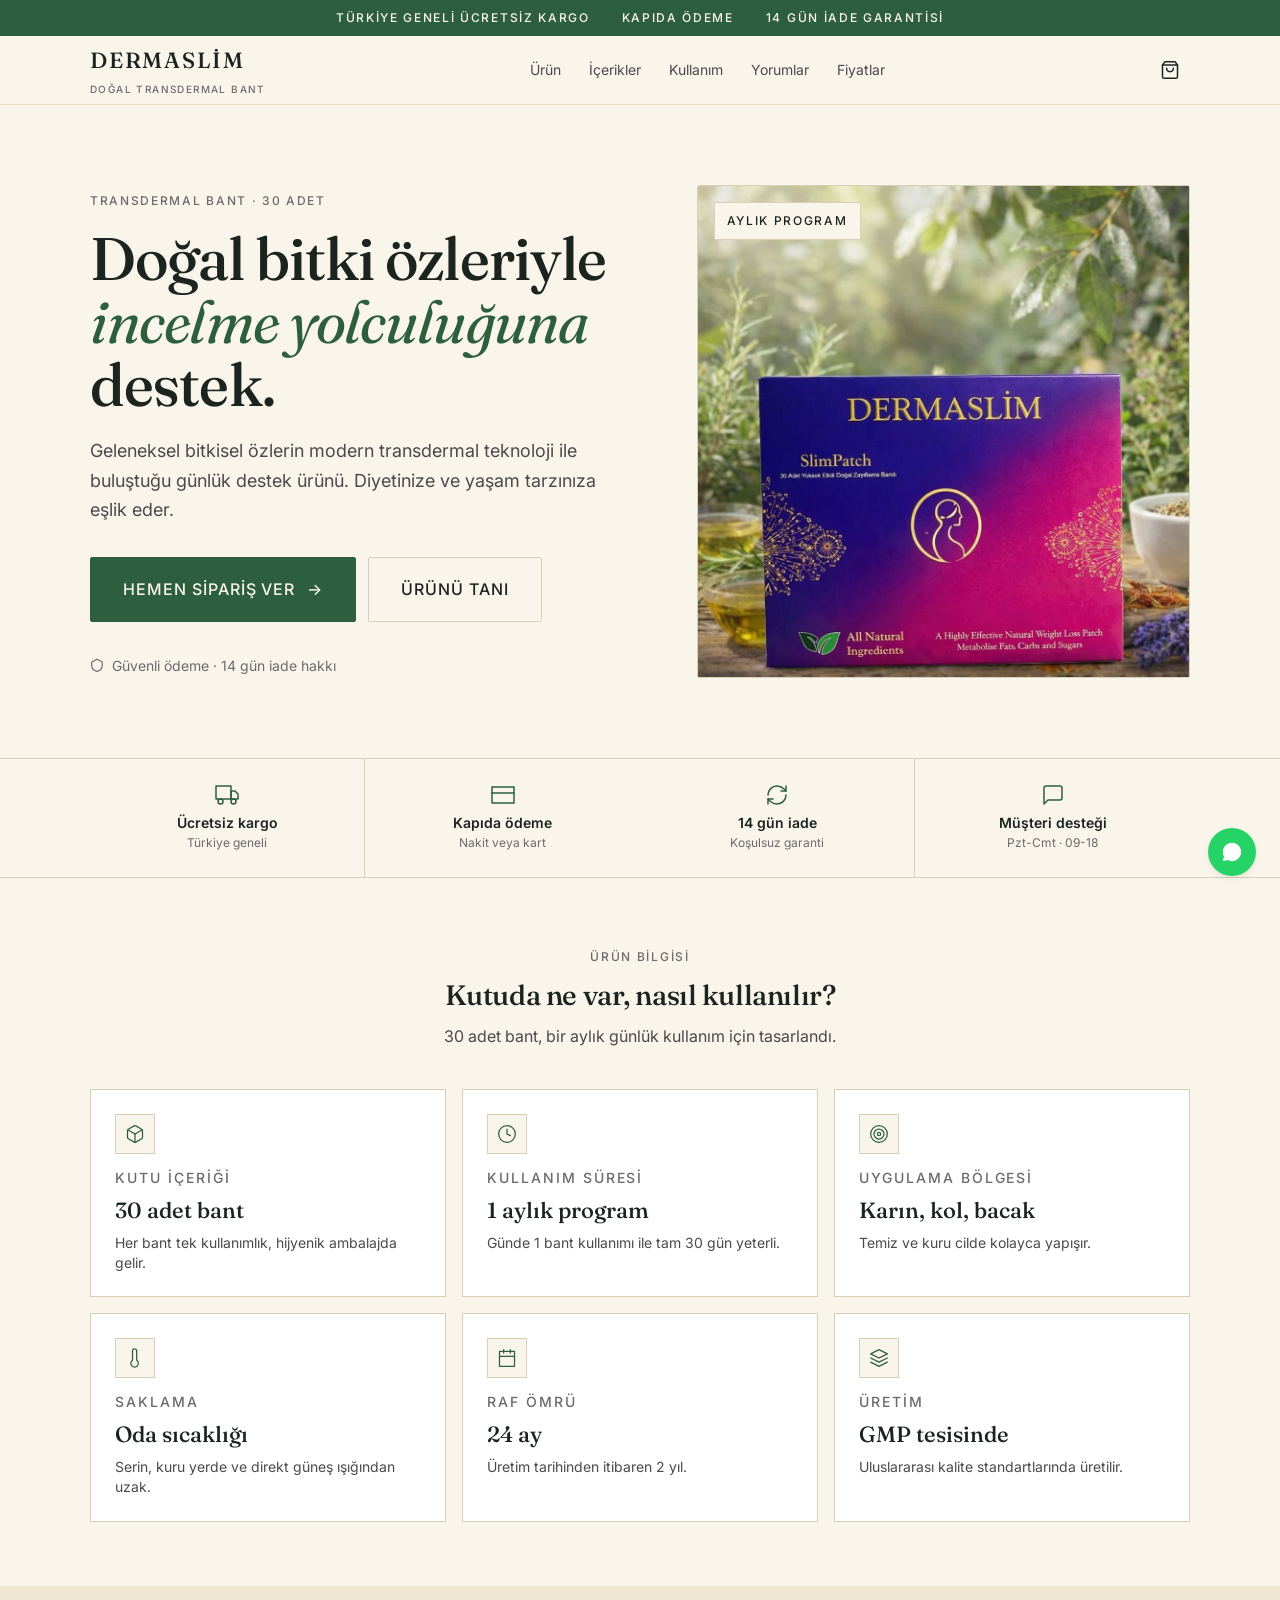
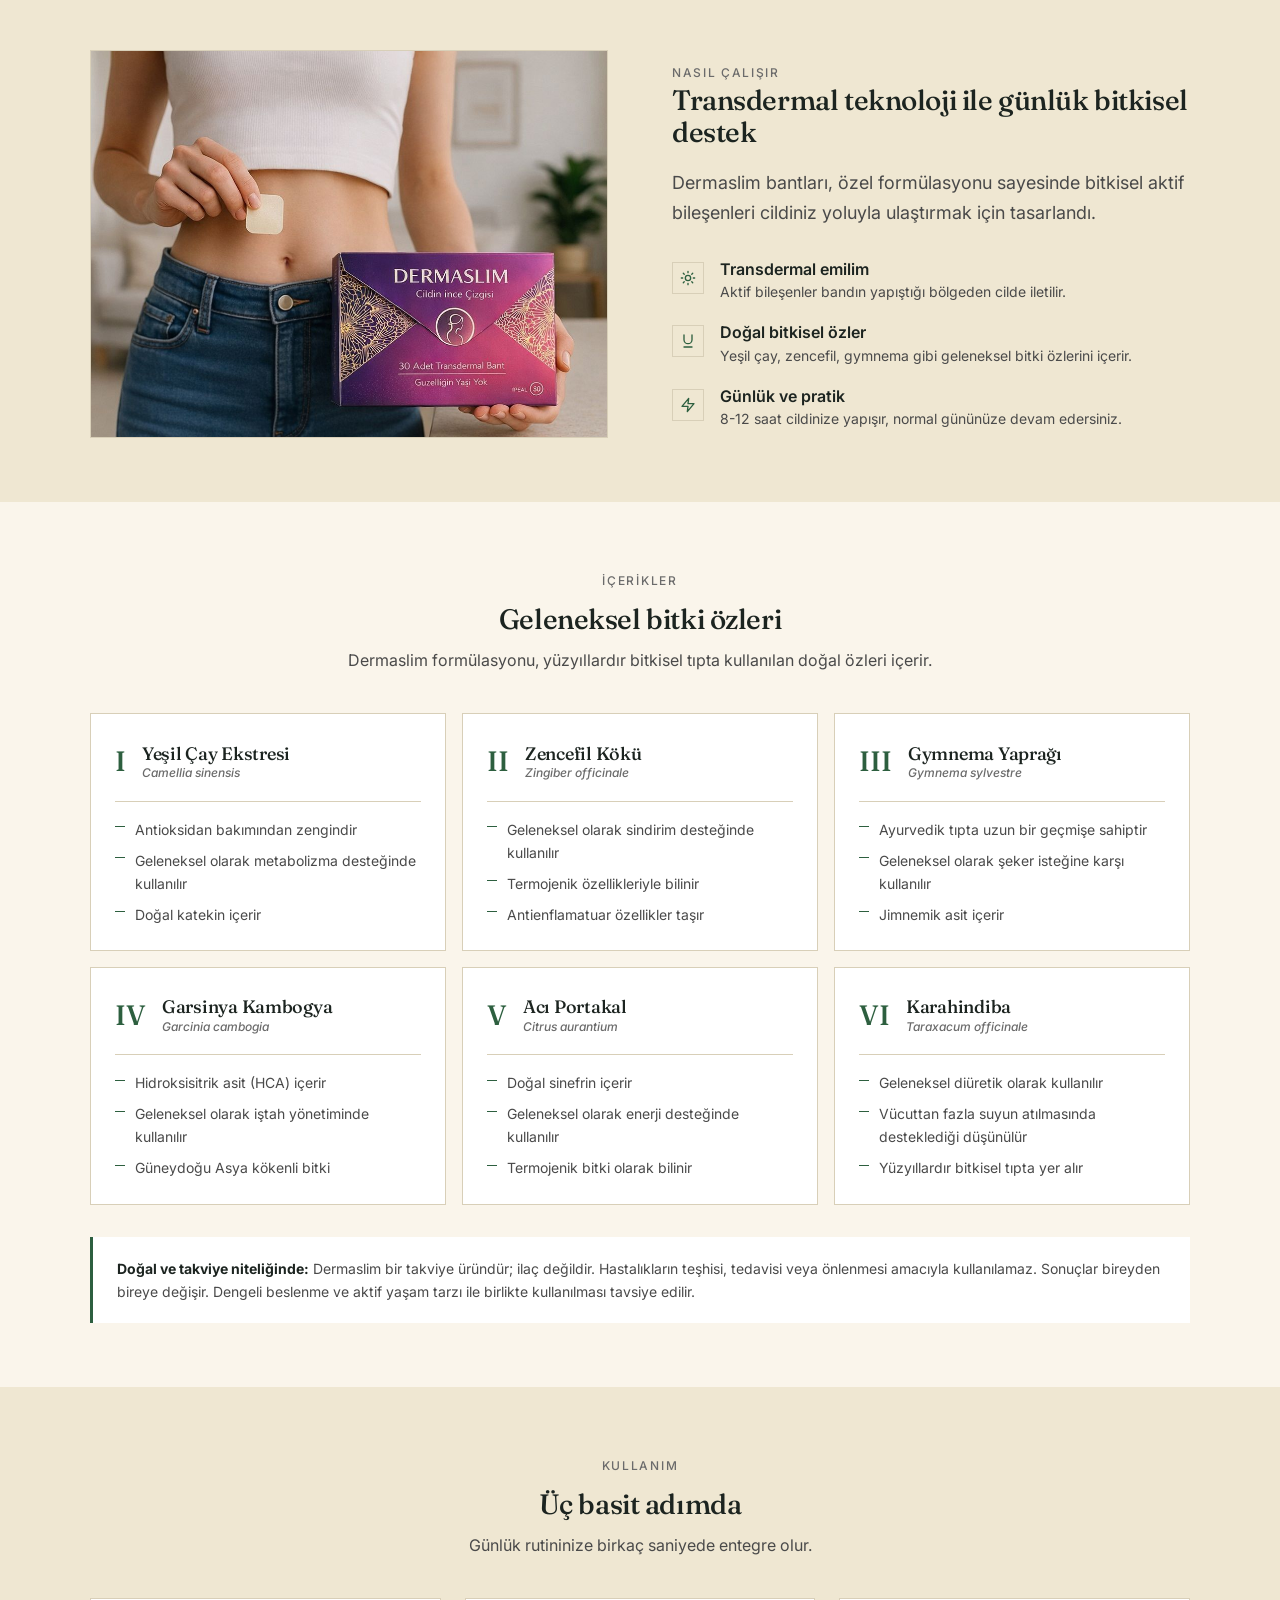
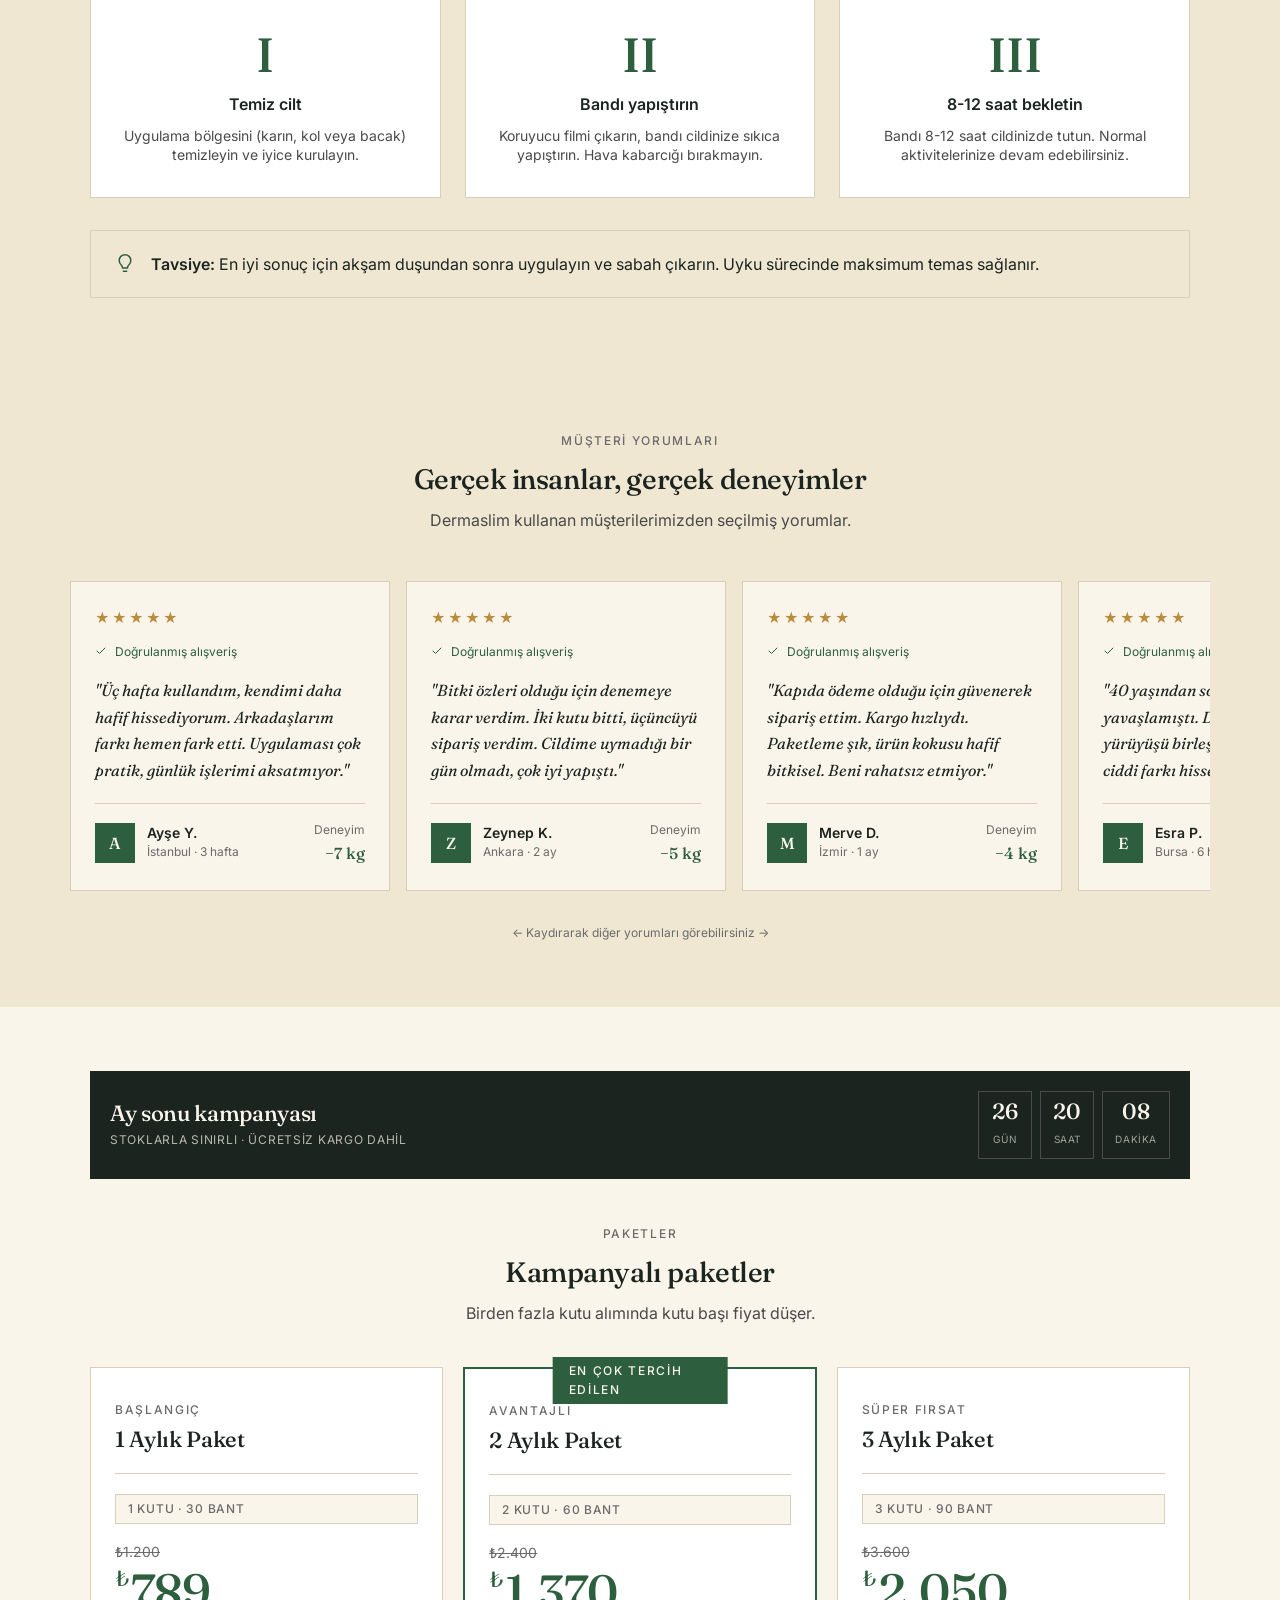
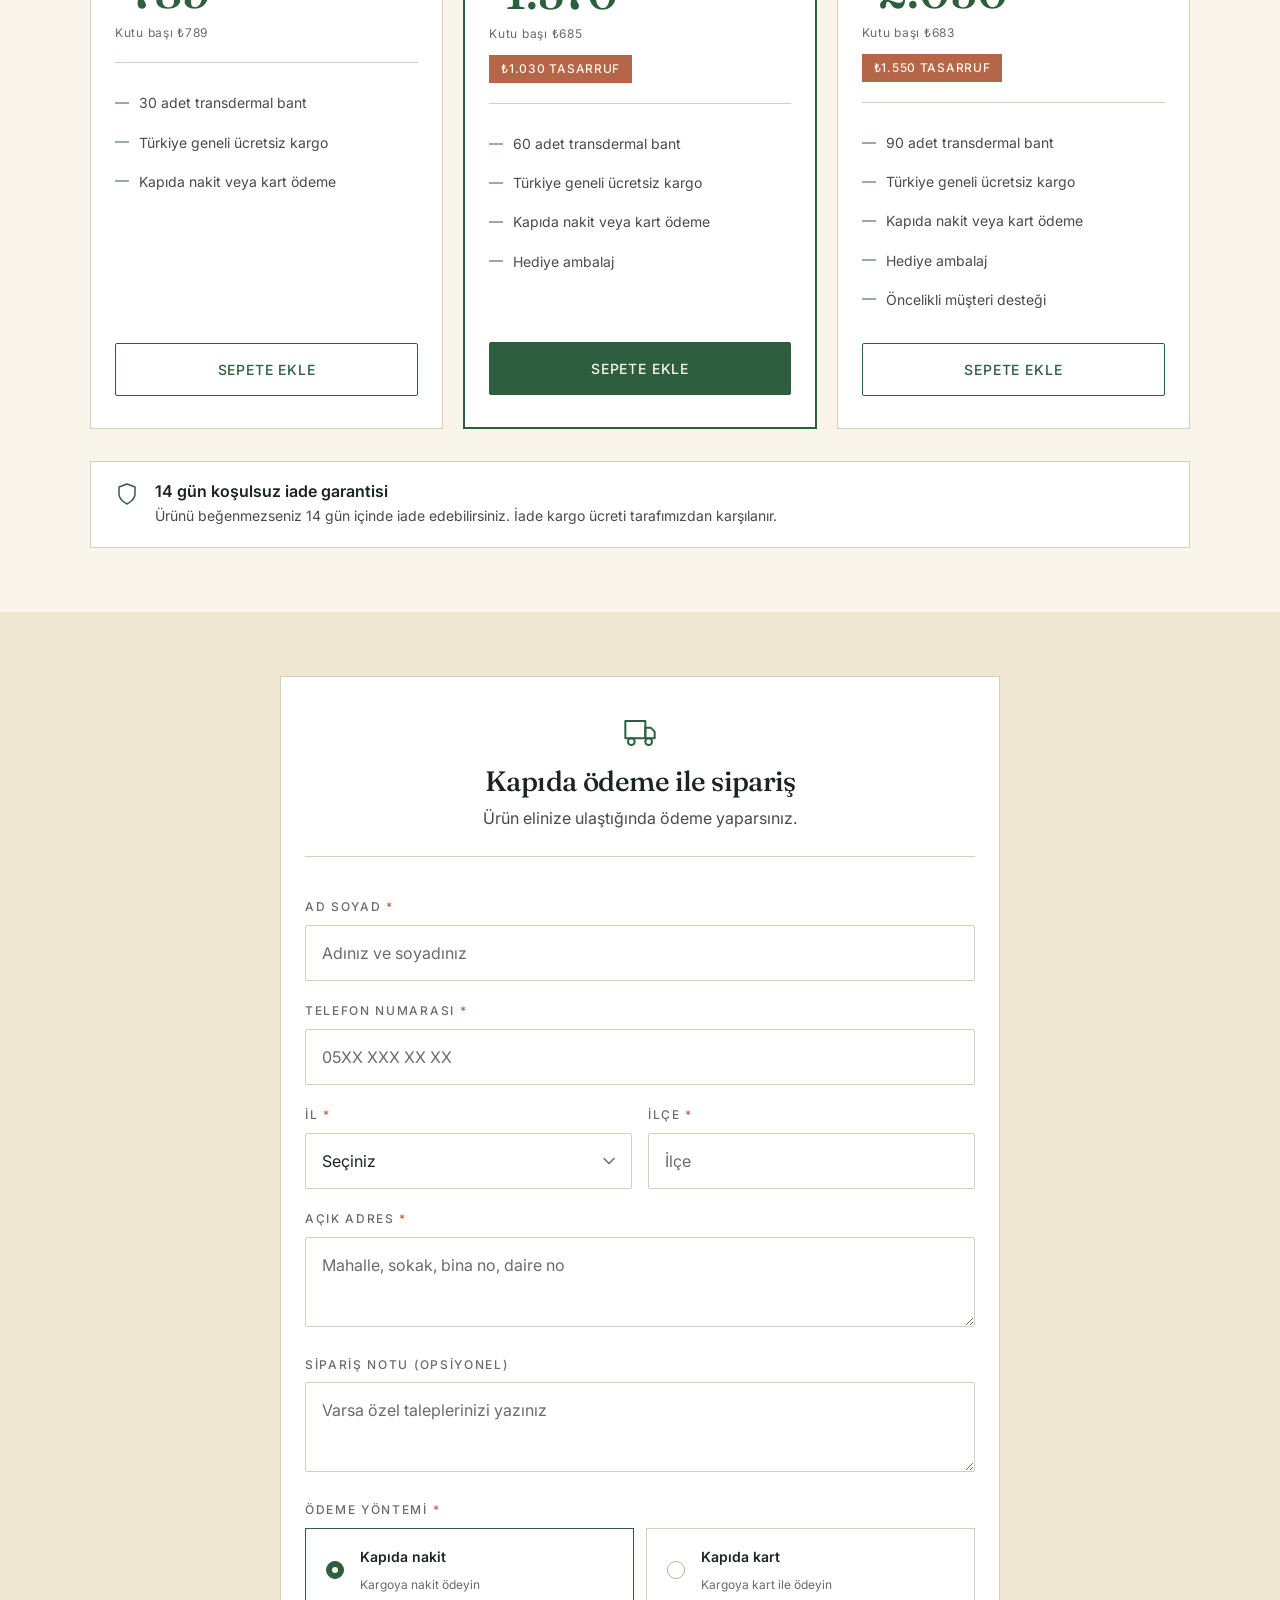
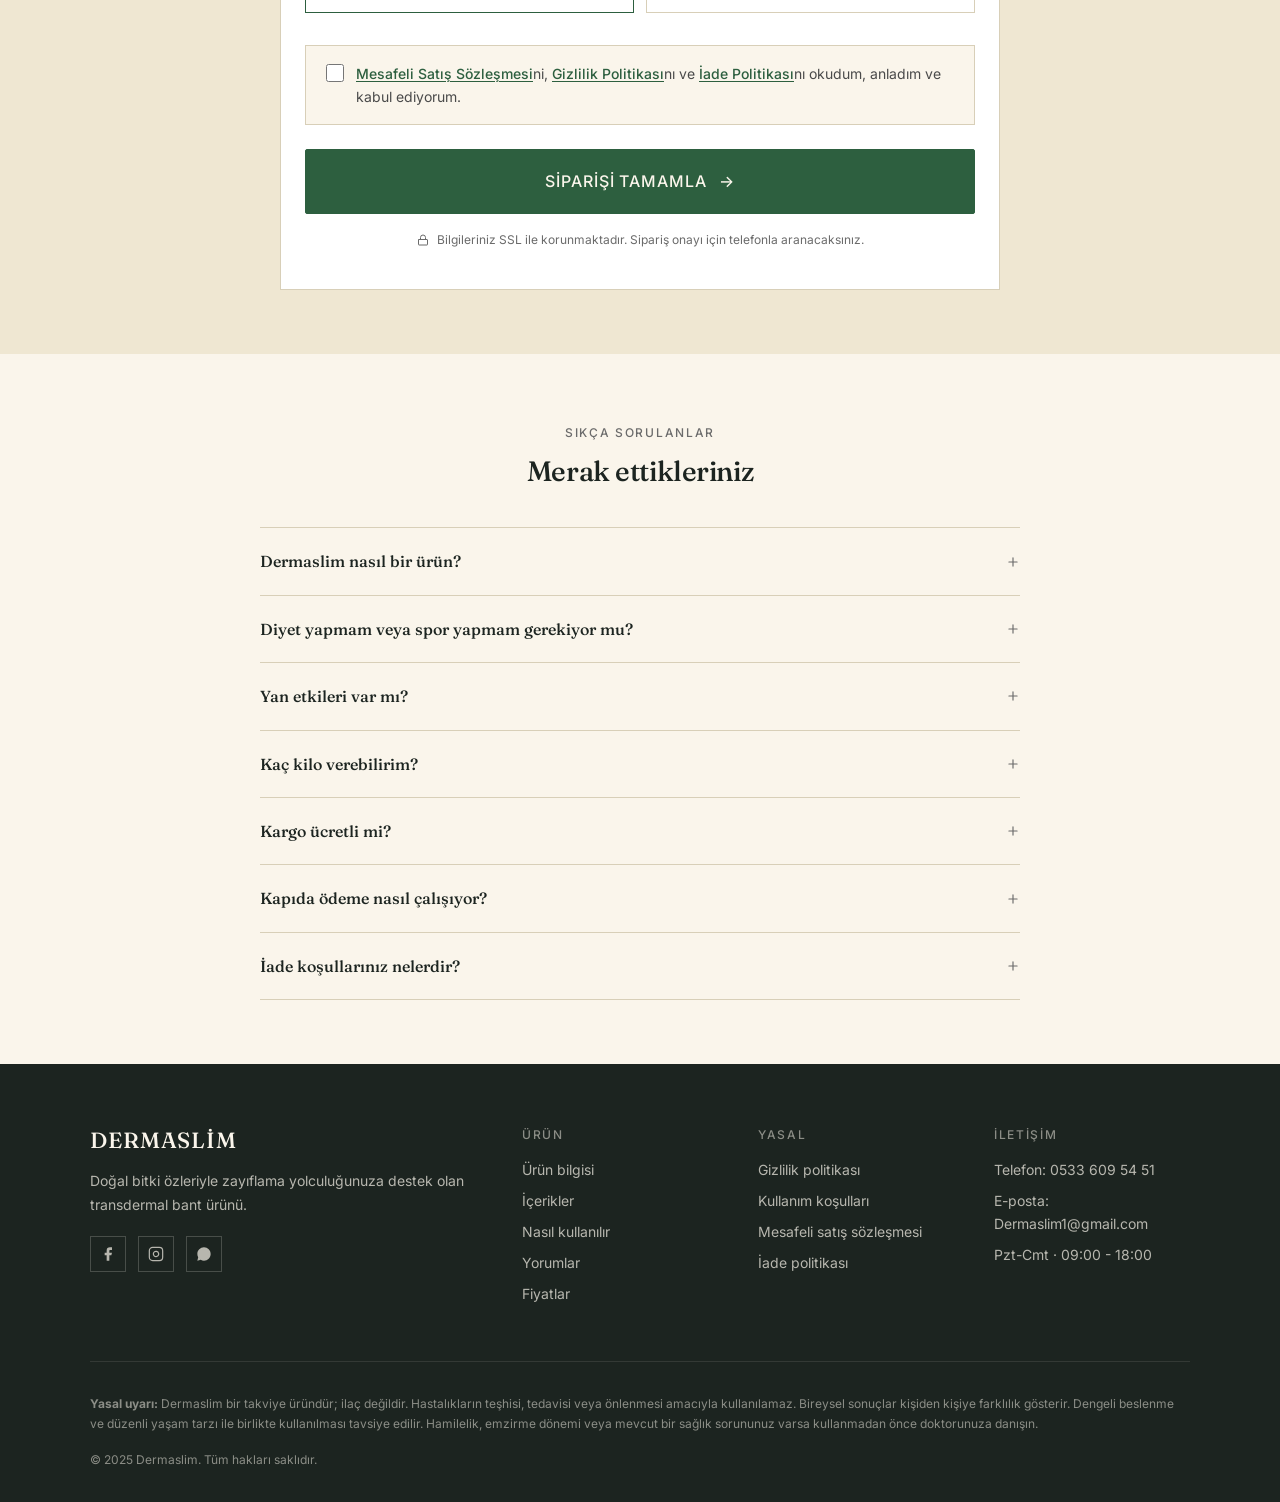
<file: index.html>
<!DOCTYPE html>
<html lang="tr">

<head>
    <meta charset="UTF-8">
    <meta name="viewport" content="width=device-width, initial-scale=1.0">
    <meta name="description" content="Dermaslim Transdermal Bant - Doğal bitki özleriyle zayıflama yolculuğunuza destek. Türkiye'nin her yerine ücretsiz kargo, kapıda ödeme.">
    <meta name="theme-color" content="#2D5F3F">
    <title>Dermaslim · Doğal Transdermal Bant · Kapıda Ödeme</title>

    <!-- Fonts: Fraunces (serif) + Inter (sans) -->
    <link rel="preconnect" href="https://fonts.googleapis.com">
    <link rel="preconnect" href="https://fonts.gstatic.com" crossorigin>
    <link href="https://fonts.googleapis.com/css2?family=Fraunces:opsz,wght@9..144,400;9..144,500;9..144,600&family=Inter:wght@400;500;600&display=swap"
        rel="stylesheet">

    <link rel="stylesheet" href="assets/css/main.css">
</head>

<body>

    <!-- ============================================
         DUYURU ŞERİDİ
         ============================================ -->
    <div class="announcement">
        <div class="announcement-items">
            <span>Türkiye geneli ücretsiz kargo</span>
            <span>Kapıda ödeme</span>
            <span>14 gün iade garantisi</span>
        </div>
    </div>

    <!-- ============================================
         HEADER
         ============================================ -->
    <header class="header" id="header">
        <div class="container">
            <div class="header-inner">
                <a href="/" class="brand">
                    DERMASLİM
                    <small>Doğal Transdermal Bant</small>
                </a>

                <nav class="nav-desktop" aria-label="Ana menü">
                    <a href="#urun">Ürün</a>
                    <a href="#icerik">İçerikler</a>
                    <a href="#kullanim">Kullanım</a>
                    <a href="#yorumlar">Yorumlar</a>
                    <a href="#siparis">Fiyatlar</a>
                </nav>

                <div class="header-actions">
                    <button class="icon-btn" onclick="toggleCart()" aria-label="Sepeti aç">
                        <svg width="20" height="20" viewBox="0 0 24 24" fill="none" stroke="currentColor" stroke-width="1.8" stroke-linecap="round" stroke-linejoin="round">
                            <path d="M6 2L3 6v14a2 2 0 0 0 2 2h14a2 2 0 0 0 2-2V6l-3-4z"/>
                            <line x1="3" y1="6" x2="21" y2="6"/>
                            <path d="M16 10a4 4 0 0 1-8 0"/>
                        </svg>
                        <span class="cart-count" id="cartCount">0</span>
                    </button>

                    <button class="icon-btn menu-toggle" onclick="toggleMenu()" aria-label="Menüyü aç">
                        <svg width="20" height="20" viewBox="0 0 24 24" fill="none" stroke="currentColor" stroke-width="1.8" stroke-linecap="round">
                            <line x1="3" y1="7" x2="21" y2="7"/>
                            <line x1="3" y1="12" x2="21" y2="12"/>
                            <line x1="3" y1="17" x2="21" y2="17"/>
                        </svg>
                    </button>
                </div>
            </div>
        </div>
    </header>

    <!-- Mobil menü -->
    <div class="menu-overlay" id="menuOverlay" onclick="toggleMenu()"></div>
    <aside class="menu-drawer" id="menuDrawer" aria-hidden="true">
        <div class="menu-drawer-header">
            <h3>Menü</h3>
            <button class="icon-btn" onclick="toggleMenu()" aria-label="Menüyü kapat">
                <svg width="20" height="20" viewBox="0 0 24 24" fill="none" stroke="currentColor" stroke-width="1.8" stroke-linecap="round">
                    <line x1="6" y1="6" x2="18" y2="18"/>
                    <line x1="6" y1="18" x2="18" y2="6"/>
                </svg>
            </button>
        </div>
        <nav>
            <a href="#urun" onclick="toggleMenu()">Ürün</a>
            <a href="#icerik" onclick="toggleMenu()">İçerikler</a>
            <a href="#kullanim" onclick="toggleMenu()">Kullanım</a>
            <a href="#yorumlar" onclick="toggleMenu()">Yorumlar</a>
            <a href="#sss" onclick="toggleMenu()">Sıkça sorulanlar</a>
            <a href="#siparis" onclick="toggleMenu()" class="primary">Sipariş ver</a>
        </nav>
    </aside>

    <!-- ============================================
         HERO
         ============================================ -->
    <section class="hero">
        <div class="container">
            <div class="hero-inner">
                <div class="hero-text">
                    <span class="eyebrow">Transdermal Bant · 30 Adet</span>

                    <h1 class="hero-title">
                        Doğal bitki özleriyle<br>
                        <span class="accent">incelme yolculuğuna</span> destek.
                    </h1>

                    <p class="hero-subtitle">
                        Geleneksel bitkisel özlerin modern transdermal teknoloji ile buluştuğu günlük destek ürünü. Diyetinize ve yaşam tarzınıza eşlik eder.
                    </p>

                    <div class="hero-actions">
                        <a href="#siparis" class="btn btn-primary btn-large btn-arrow">Hemen sipariş ver</a>
                        <a href="#urun" class="btn btn-ghost btn-large">Ürünü tanı</a>
                    </div>

                    <p class="hero-note">
                        <svg viewBox="0 0 24 24" fill="none" stroke="currentColor" stroke-width="2" stroke-linecap="round" stroke-linejoin="round">
                            <path d="M12 2L3 7v6c0 5 4 9 9 10 5-1 9-5 9-10V7l-9-5z"/>
                        </svg>
                        Güvenli ödeme · 14 gün iade hakkı
                    </p>
                </div>

                <div class="hero-image-wrap">
                    <span class="hero-image-badge">Aylık Program</span>
                    <img src="assets/images/product-box.jpg" alt="Dermaslim transdermal bant kutusu" loading="eager">
                </div>
            </div>
        </div>
    </section>

    <!-- ============================================
         TRUST ROW
         ============================================ -->
    <div class="trust-row">
        <div class="container">
            <div class="trust-inner">
                <div class="trust-item">
                    <svg viewBox="0 0 24 24" fill="none" stroke="currentColor" stroke-width="1.5" stroke-linecap="round" stroke-linejoin="round">
                        <rect x="1" y="3" width="15" height="13"/>
                        <polygon points="16 8 20 8 23 11 23 16 16 16 16 8"/>
                        <circle cx="5.5" cy="18.5" r="2.5"/>
                        <circle cx="18.5" cy="18.5" r="2.5"/>
                    </svg>
                    <h4>Ücretsiz kargo</h4>
                    <p>Türkiye geneli</p>
                </div>
                <div class="trust-item">
                    <svg viewBox="0 0 24 24" fill="none" stroke="currentColor" stroke-width="1.5" stroke-linecap="round" stroke-linejoin="round">
                        <rect x="1" y="4" width="22" height="16" rx="0"/>
                        <line x1="1" y1="10" x2="23" y2="10"/>
                    </svg>
                    <h4>Kapıda ödeme</h4>
                    <p>Nakit veya kart</p>
                </div>
                <div class="trust-item">
                    <svg viewBox="0 0 24 24" fill="none" stroke="currentColor" stroke-width="1.5" stroke-linecap="round" stroke-linejoin="round">
                        <path d="M3 12a9 9 0 0 1 9-9 9.75 9.75 0 0 1 6.74 2.74L21 8"/>
                        <path d="M21 3v5h-5"/>
                        <path d="M21 12a9 9 0 0 1-9 9 9.75 9.75 0 0 1-6.74-2.74L3 16"/>
                        <path d="M3 21v-5h5"/>
                    </svg>
                    <h4>14 gün iade</h4>
                    <p>Koşulsuz garanti</p>
                </div>
                <div class="trust-item">
                    <svg viewBox="0 0 24 24" fill="none" stroke="currentColor" stroke-width="1.5" stroke-linecap="round" stroke-linejoin="round">
                        <path d="M21 15a2 2 0 0 1-2 2H7l-4 4V5a2 2 0 0 1 2-2h14a2 2 0 0 1 2 2z"/>
                    </svg>
                    <h4>Müşteri desteği</h4>
                    <p>Pzt-Cmt · 09-18</p>
                </div>
            </div>
        </div>
    </div>

    <!-- ============================================
         PRODUCT DETAILS GRID
         ============================================ -->
    <section class="section" id="urun">
        <div class="container">
            <div class="section-header">
                <span class="eyebrow">Ürün bilgisi</span>
                <h2>Kutuda ne var, nasıl kullanılır?</h2>
                <p>30 adet bant, bir aylık günlük kullanım için tasarlandı.</p>
            </div>

            <div class="info-grid">
                <div class="info-card">
                    <div class="info-card-icon">
                        <svg viewBox="0 0 24 24" fill="none" stroke="currentColor" stroke-width="1.5" stroke-linecap="round" stroke-linejoin="round">
                            <path d="M21 16V8a2 2 0 0 0-1-1.73l-7-4a2 2 0 0 0-2 0l-7 4A2 2 0 0 0 3 8v8a2 2 0 0 0 1 1.73l7 4a2 2 0 0 0 2 0l7-4A2 2 0 0 0 21 16z"/>
                            <polyline points="3.27 6.96 12 12.01 20.73 6.96"/>
                            <line x1="12" y1="22.08" x2="12" y2="12"/>
                        </svg>
                    </div>
                    <h3>Kutu içeriği</h3>
                    <p class="info-value">30 adet bant</p>
                    <p>Her bant tek kullanımlık, hijyenik ambalajda gelir.</p>
                </div>

                <div class="info-card">
                    <div class="info-card-icon">
                        <svg viewBox="0 0 24 24" fill="none" stroke="currentColor" stroke-width="1.5" stroke-linecap="round" stroke-linejoin="round">
                            <circle cx="12" cy="12" r="10"/>
                            <polyline points="12 6 12 12 16 14"/>
                        </svg>
                    </div>
                    <h3>Kullanım süresi</h3>
                    <p class="info-value">1 aylık program</p>
                    <p>Günde 1 bant kullanımı ile tam 30 gün yeterli.</p>
                </div>

                <div class="info-card">
                    <div class="info-card-icon">
                        <svg viewBox="0 0 24 24" fill="none" stroke="currentColor" stroke-width="1.5" stroke-linecap="round" stroke-linejoin="round">
                            <circle cx="12" cy="12" r="10"/>
                            <circle cx="12" cy="12" r="6"/>
                            <circle cx="12" cy="12" r="2"/>
                        </svg>
                    </div>
                    <h3>Uygulama bölgesi</h3>
                    <p class="info-value">Karın, kol, bacak</p>
                    <p>Temiz ve kuru cilde kolayca yapışır.</p>
                </div>

                <div class="info-card">
                    <div class="info-card-icon">
                        <svg viewBox="0 0 24 24" fill="none" stroke="currentColor" stroke-width="1.5" stroke-linecap="round" stroke-linejoin="round">
                            <path d="M14 14.76V3.5a2.5 2.5 0 0 0-5 0v11.26a4.5 4.5 0 1 0 5 0z"/>
                        </svg>
                    </div>
                    <h3>Saklama</h3>
                    <p class="info-value">Oda sıcaklığı</p>
                    <p>Serin, kuru yerde ve direkt güneş ışığından uzak.</p>
                </div>

                <div class="info-card">
                    <div class="info-card-icon">
                        <svg viewBox="0 0 24 24" fill="none" stroke="currentColor" stroke-width="1.5" stroke-linecap="round" stroke-linejoin="round">
                            <rect x="3" y="4" width="18" height="18" rx="0"/>
                            <line x1="16" y1="2" x2="16" y2="6"/>
                            <line x1="8" y1="2" x2="8" y2="6"/>
                            <line x1="3" y1="10" x2="21" y2="10"/>
                        </svg>
                    </div>
                    <h3>Raf ömrü</h3>
                    <p class="info-value">24 ay</p>
                    <p>Üretim tarihinden itibaren 2 yıl.</p>
                </div>

                <div class="info-card">
                    <div class="info-card-icon">
                        <svg viewBox="0 0 24 24" fill="none" stroke="currentColor" stroke-width="1.5" stroke-linecap="round" stroke-linejoin="round">
                            <path d="M12 2L2 7l10 5 10-5-10-5z"/>
                            <path d="M2 17l10 5 10-5"/>
                            <path d="M2 12l10 5 10-5"/>
                        </svg>
                    </div>
                    <h3>Üretim</h3>
                    <p class="info-value">GMP tesisinde</p>
                    <p>Uluslararası kalite standartlarında üretilir.</p>
                </div>
            </div>
        </div>
    </section>

    <!-- ============================================
         NASIL ETKİ EDER (split section)
         ============================================ -->
    <section class="section split">
        <div class="container">
            <div class="split-inner">
                <div class="split-image">
                    <img src="assets/images/product-usage.jpg" alt="Dermaslim bandın cilde uygulanışı" loading="lazy">
                </div>
                <div class="split-text">
                    <span class="eyebrow">Nasıl çalışır</span>
                    <h2>Transdermal teknoloji ile günlük bitkisel destek</h2>
                    <p class="lead">Dermaslim bantları, özel formülasyonu sayesinde bitkisel aktif bileşenleri cildiniz yoluyla ulaştırmak için tasarlandı.</p>

                    <div class="feature-list">
                        <div class="feature-item">
                            <div class="feature-item-icon">
                                <svg viewBox="0 0 24 24" fill="none" stroke="currentColor" stroke-width="2" stroke-linecap="round" stroke-linejoin="round">
                                    <circle cx="12" cy="12" r="4"/>
                                    <path d="M12 2v2M12 20v2M4.93 4.93l1.41 1.41M17.66 17.66l1.41 1.41M2 12h2M20 12h2M4.93 19.07l1.41-1.41M17.66 6.34l1.41-1.41"/>
                                </svg>
                            </div>
                            <div>
                                <h4>Transdermal emilim</h4>
                                <p>Aktif bileşenler bandın yapıştığı bölgeden cilde iletilir.</p>
                            </div>
                        </div>
                        <div class="feature-item">
                            <div class="feature-item-icon">
                                <svg viewBox="0 0 24 24" fill="none" stroke="currentColor" stroke-width="2" stroke-linecap="round" stroke-linejoin="round">
                                    <path d="M6 3v7a6 6 0 0 0 6 6 6 6 0 0 0 6-6V3"/>
                                    <line x1="6" y1="21" x2="18" y2="21"/>
                                </svg>
                            </div>
                            <div>
                                <h4>Doğal bitkisel özler</h4>
                                <p>Yeşil çay, zencefil, gymnema gibi geleneksel bitki özlerini içerir.</p>
                            </div>
                        </div>
                        <div class="feature-item">
                            <div class="feature-item-icon">
                                <svg viewBox="0 0 24 24" fill="none" stroke="currentColor" stroke-width="2" stroke-linecap="round" stroke-linejoin="round">
                                    <path d="M13 2L3 14h9l-1 8 10-12h-9l1-8z"/>
                                </svg>
                            </div>
                            <div>
                                <h4>Günlük ve pratik</h4>
                                <p>8-12 saat cildinize yapışır, normal gününüze devam edersiniz.</p>
                            </div>
                        </div>
                    </div>
                </div>
            </div>
        </div>
    </section>

    <!-- ============================================
         İÇERİKLER
         ============================================ -->
    <section class="section" id="icerik">
        <div class="container">
            <div class="section-header">
                <span class="eyebrow">İçerikler</span>
                <h2>Geleneksel bitki özleri</h2>
                <p>Dermaslim formülasyonu, yüzyıllardır bitkisel tıpta kullanılan doğal özleri içerir.</p>
            </div>

            <div class="ingredients-grid">
                <div class="ingredient">
                    <div class="ingredient-header">
                        <span class="ingredient-icon">I</span>
                        <h3>Yeşil Çay Ekstresi<small>Camellia sinensis</small></h3>
                    </div>
                    <ul class="ingredient-benefits">
                        <li>Antioksidan bakımından zengindir</li>
                        <li>Geleneksel olarak metabolizma desteğinde kullanılır</li>
                        <li>Doğal katekin içerir</li>
                    </ul>
                </div>

                <div class="ingredient">
                    <div class="ingredient-header">
                        <span class="ingredient-icon">II</span>
                        <h3>Zencefil Kökü<small>Zingiber officinale</small></h3>
                    </div>
                    <ul class="ingredient-benefits">
                        <li>Geleneksel olarak sindirim desteğinde kullanılır</li>
                        <li>Termojenik özellikleriyle bilinir</li>
                        <li>Antienflamatuar özellikler taşır</li>
                    </ul>
                </div>

                <div class="ingredient">
                    <div class="ingredient-header">
                        <span class="ingredient-icon">III</span>
                        <h3>Gymnema Yaprağı<small>Gymnema sylvestre</small></h3>
                    </div>
                    <ul class="ingredient-benefits">
                        <li>Ayurvedik tıpta uzun bir geçmişe sahiptir</li>
                        <li>Geleneksel olarak şeker isteğine karşı kullanılır</li>
                        <li>Jimnemik asit içerir</li>
                    </ul>
                </div>

                <div class="ingredient">
                    <div class="ingredient-header">
                        <span class="ingredient-icon">IV</span>
                        <h3>Garsinya Kambogya<small>Garcinia cambogia</small></h3>
                    </div>
                    <ul class="ingredient-benefits">
                        <li>Hidroksisitrik asit (HCA) içerir</li>
                        <li>Geleneksel olarak iştah yönetiminde kullanılır</li>
                        <li>Güneydoğu Asya kökenli bitki</li>
                    </ul>
                </div>

                <div class="ingredient">
                    <div class="ingredient-header">
                        <span class="ingredient-icon">V</span>
                        <h3>Acı Portakal<small>Citrus aurantium</small></h3>
                    </div>
                    <ul class="ingredient-benefits">
                        <li>Doğal sinefrin içerir</li>
                        <li>Geleneksel olarak enerji desteğinde kullanılır</li>
                        <li>Termojenik bitki olarak bilinir</li>
                    </ul>
                </div>

                <div class="ingredient">
                    <div class="ingredient-header">
                        <span class="ingredient-icon">VI</span>
                        <h3>Karahindiba<small>Taraxacum officinale</small></h3>
                    </div>
                    <ul class="ingredient-benefits">
                        <li>Geleneksel diüretik olarak kullanılır</li>
                        <li>Vücuttan fazla suyun atılmasında desteklediği düşünülür</li>
                        <li>Yüzyıllardır bitkisel tıpta yer alır</li>
                    </ul>
                </div>
            </div>

            <div class="ingredients-note">
                <strong>Doğal ve takviye niteliğinde:</strong> Dermaslim bir takviye üründür; ilaç değildir. Hastalıkların teşhisi, tedavisi veya önlenmesi amacıyla kullanılamaz. Sonuçlar bireyden bireye değişir. Dengeli beslenme ve aktif yaşam tarzı ile birlikte kullanılması tavsiye edilir.
            </div>
        </div>
    </section>

    <!-- ============================================
         NASIL KULLANILIR
         ============================================ -->
    <section class="section split" id="kullanim">
        <div class="container">
            <div class="section-header">
                <span class="eyebrow">Kullanım</span>
                <h2>Üç basit adımda</h2>
                <p>Günlük rutininize birkaç saniyede entegre olur.</p>
            </div>

            <div class="steps-grid">
                <article class="step">
                    <span class="step-number">I</span>
                    <h3>Temiz cilt</h3>
                    <p>Uygulama bölgesini (karın, kol veya bacak) temizleyin ve iyice kurulayın.</p>
                </article>
                <article class="step">
                    <span class="step-number">II</span>
                    <h3>Bandı yapıştırın</h3>
                    <p>Koruyucu filmi çıkarın, bandı cildinize sıkıca yapıştırın. Hava kabarcığı bırakmayın.</p>
                </article>
                <article class="step">
                    <span class="step-number">III</span>
                    <h3>8-12 saat bekletin</h3>
                    <p>Bandı 8-12 saat cildinizde tutun. Normal aktivitelerinize devam edebilirsiniz.</p>
                </article>
            </div>

            <div class="usage-note">
                <svg viewBox="0 0 24 24" fill="none" stroke="currentColor" stroke-width="1.8" stroke-linecap="round" stroke-linejoin="round">
                    <path d="M9 18h6M10 22h4M12 2a7 7 0 0 1 7 7c0 2.97-1.36 4.3-2.72 5.64A5 5 0 0 0 15 18H9a5 5 0 0 0-1.28-3.36C6.36 13.3 5 11.97 5 9a7 7 0 0 1 7-7z"/>
                </svg>
                <p><strong>Tavsiye:</strong> En iyi sonuç için akşam duşundan sonra uygulayın ve sabah çıkarın. Uyku sürecinde maksimum temas sağlanır.</p>
            </div>
        </div>
    </section>

    <!-- ============================================
         YORUMLAR
         ============================================ -->
    <section class="section testimonials" id="yorumlar">
        <div class="container">
            <div class="section-header">
                <span class="eyebrow">Müşteri yorumları</span>
                <h2>Gerçek insanlar, gerçek deneyimler</h2>
                <p>Dermaslim kullanan müşterilerimizden seçilmiş yorumlar.</p>
            </div>

            <div class="testimonials-scroll" id="testimonialsCarousel">
                <article class="testimonial">
                    <div class="testimonial-stars">★★★★★</div>
                    <div class="testimonial-verified">
                        <svg viewBox="0 0 24 24" fill="none" stroke="currentColor" stroke-width="2" stroke-linecap="round" stroke-linejoin="round"><polyline points="20 6 9 17 4 12"/></svg>
                        Doğrulanmış alışveriş
                    </div>
                    <p class="testimonial-text">"Üç hafta kullandım, kendimi daha hafif hissediyorum. Arkadaşlarım farkı hemen fark etti. Uygulaması çok pratik, günlük işlerimi aksatmıyor."</p>
                    <div class="testimonial-author">
                        <div class="testimonial-avatar">A</div>
                        <div>
                            <h4>Ayşe Y.</h4>
                            <p>İstanbul · 3 hafta</p>
                        </div>
                        <div class="testimonial-result">
                            <span>Deneyim</span>
                            <strong>−7 kg</strong>
                        </div>
                    </div>
                </article>

                <article class="testimonial">
                    <div class="testimonial-stars">★★★★★</div>
                    <div class="testimonial-verified">
                        <svg viewBox="0 0 24 24" fill="none" stroke="currentColor" stroke-width="2" stroke-linecap="round" stroke-linejoin="round"><polyline points="20 6 9 17 4 12"/></svg>
                        Doğrulanmış alışveriş
                    </div>
                    <p class="testimonial-text">"Bitki özleri olduğu için denemeye karar verdim. İki kutu bitti, üçüncüyü sipariş verdim. Cildime uymadığı bir gün olmadı, çok iyi yapıştı."</p>
                    <div class="testimonial-author">
                        <div class="testimonial-avatar">Z</div>
                        <div>
                            <h4>Zeynep K.</h4>
                            <p>Ankara · 2 ay</p>
                        </div>
                        <div class="testimonial-result">
                            <span>Deneyim</span>
                            <strong>−5 kg</strong>
                        </div>
                    </div>
                </article>

                <article class="testimonial">
                    <div class="testimonial-stars">★★★★★</div>
                    <div class="testimonial-verified">
                        <svg viewBox="0 0 24 24" fill="none" stroke="currentColor" stroke-width="2" stroke-linecap="round" stroke-linejoin="round"><polyline points="20 6 9 17 4 12"/></svg>
                        Doğrulanmış alışveriş
                    </div>
                    <p class="testimonial-text">"Kapıda ödeme olduğu için güvenerek sipariş ettim. Kargo hızlıydı. Paketleme şık, ürün kokusu hafif bitkisel. Beni rahatsız etmiyor."</p>
                    <div class="testimonial-author">
                        <div class="testimonial-avatar">M</div>
                        <div>
                            <h4>Merve D.</h4>
                            <p>İzmir · 1 ay</p>
                        </div>
                        <div class="testimonial-result">
                            <span>Deneyim</span>
                            <strong>−4 kg</strong>
                        </div>
                    </div>
                </article>

                <article class="testimonial">
                    <div class="testimonial-stars">★★★★★</div>
                    <div class="testimonial-verified">
                        <svg viewBox="0 0 24 24" fill="none" stroke="currentColor" stroke-width="2" stroke-linecap="round" stroke-linejoin="round"><polyline points="20 6 9 17 4 12"/></svg>
                        Doğrulanmış alışveriş
                    </div>
                    <p class="testimonial-text">"40 yaşından sonra metabolizmam yavaşlamıştı. Dermaslim ile birlikte yürüyüşü birleştirdim, altı haftada ciddi farkı hissettim. Teşekkürler."</p>
                    <div class="testimonial-author">
                        <div class="testimonial-avatar">E</div>
                        <div>
                            <h4>Esra P.</h4>
                            <p>Bursa · 6 hafta</p>
                        </div>
                        <div class="testimonial-result">
                            <span>Deneyim</span>
                            <strong>−8 kg</strong>
                        </div>
                    </div>
                </article>

                <article class="testimonial">
                    <div class="testimonial-stars">★★★★★</div>
                    <div class="testimonial-verified">
                        <svg viewBox="0 0 24 24" fill="none" stroke="currentColor" stroke-width="2" stroke-linecap="round" stroke-linejoin="round"><polyline points="20 6 9 17 4 12"/></svg>
                        Doğrulanmış alışveriş
                    </div>
                    <p class="testimonial-text">"Başta biraz şüpheciydim ama ürün beklediğimden iyi çıktı. Ambalaj kaliteli, kullanımı kolay. İki aydır kullanıyorum, memnunum."</p>
                    <div class="testimonial-author">
                        <div class="testimonial-avatar">S</div>
                        <div>
                            <h4>Selin B.</h4>
                            <p>Adana · 2 ay</p>
                        </div>
                        <div class="testimonial-result">
                            <span>Deneyim</span>
                            <strong>−6 kg</strong>
                        </div>
                    </div>
                </article>
            </div>

            <p class="testimonials-hint">← Kaydırarak diğer yorumları görebilirsiniz →</p>
        </div>
    </section>

    <!-- ============================================
         FİYATLAR + SİPARİŞ
         ============================================ -->
    <section class="section" id="siparis">
        <div class="container">
            <div class="countdown">
                <div class="container">
                    <div class="countdown-inner">
                        <div class="countdown-text">
                            <h3>Ay sonu kampanyası</h3>
                            <p>Stoklarla sınırlı · ücretsiz kargo dahil</p>
                        </div>
                        <div class="countdown-timer" id="countdownTimer">
                            <div class="countdown-box">
                                <span class="countdown-box-value" id="cdDays">00</span>
                                <span class="countdown-box-label">Gün</span>
                            </div>
                            <div class="countdown-box">
                                <span class="countdown-box-value" id="cdHours">00</span>
                                <span class="countdown-box-label">Saat</span>
                            </div>
                            <div class="countdown-box">
                                <span class="countdown-box-value" id="cdMinutes">00</span>
                                <span class="countdown-box-label">Dakika</span>
                            </div>
                        </div>
                    </div>
                </div>
            </div>

            <div class="section-header">
                <span class="eyebrow">Paketler</span>
                <h2>Kampanyalı paketler</h2>
                <p>Birden fazla kutu alımında kutu başı fiyat düşer.</p>
            </div>

            <div class="pricing-grid">
                <div class="pricing-card">
                    <span class="pricing-name">Başlangıç</span>
                    <h3 class="pricing-title">1 Aylık Paket</h3>
                    <span class="pricing-quantity">1 Kutu · 30 Bant</span>
                    <div class="pricing-price">
                        <div class="pricing-old">₺1.200</div>
                        <div class="pricing-current"><span class="currency">₺</span>789</div>
                        <div class="pricing-per">Kutu başı ₺789</div>
                    </div>
                    <ul class="pricing-features">
                        <li>30 adet transdermal bant</li>
                        <li>Türkiye geneli ücretsiz kargo</li>
                        <li>Kapıda nakit veya kart ödeme</li>
                    </ul>
                    <button class="btn btn-outline btn-block" onclick="addToCart('1 Kutu (Başlangıç)', 789, 1)">
                        Sepete ekle
                    </button>
                </div>

                <div class="pricing-card featured">
                    <span class="pricing-badge">En çok tercih edilen</span>
                    <span class="pricing-name">Avantajlı</span>
                    <h3 class="pricing-title">2 Aylık Paket</h3>
                    <span class="pricing-quantity">2 Kutu · 60 Bant</span>
                    <div class="pricing-price">
                        <div class="pricing-old">₺2.400</div>
                        <div class="pricing-current"><span class="currency">₺</span>1.370</div>
                        <div class="pricing-per">Kutu başı ₺685</div>
                        <span class="pricing-save">₺1.030 tasarruf</span>
                    </div>
                    <ul class="pricing-features">
                        <li>60 adet transdermal bant</li>
                        <li>Türkiye geneli ücretsiz kargo</li>
                        <li>Kapıda nakit veya kart ödeme</li>
                        <li>Hediye ambalaj</li>
                    </ul>
                    <button class="btn btn-primary btn-block" onclick="addToCart('2 Kutu (Avantajlı)', 1370, 2)">
                        Sepete ekle
                    </button>
                </div>

                <div class="pricing-card">
                    <span class="pricing-name">Süper fırsat</span>
                    <h3 class="pricing-title">3 Aylık Paket</h3>
                    <span class="pricing-quantity">3 Kutu · 90 Bant</span>
                    <div class="pricing-price">
                        <div class="pricing-old">₺3.600</div>
                        <div class="pricing-current"><span class="currency">₺</span>2.050</div>
                        <div class="pricing-per">Kutu başı ₺683</div>
                        <span class="pricing-save">₺1.550 tasarruf</span>
                    </div>
                    <ul class="pricing-features">
                        <li>90 adet transdermal bant</li>
                        <li>Türkiye geneli ücretsiz kargo</li>
                        <li>Kapıda nakit veya kart ödeme</li>
                        <li>Hediye ambalaj</li>
                        <li>Öncelikli müşteri desteği</li>
                    </ul>
                    <button class="btn btn-outline btn-block" onclick="addToCart('3 Kutu (Süper Fırsat)', 2050, 3)">
                        Sepete ekle
                    </button>
                </div>
            </div>

            <div class="guarantee">
                <svg viewBox="0 0 24 24" fill="none" stroke="currentColor" stroke-width="1.5" stroke-linecap="round" stroke-linejoin="round">
                    <path d="M12 22s8-4 8-10V5l-8-3-8 3v7c0 6 8 10 8 10z"/>
                </svg>
                <div>
                    <h4>14 gün koşulsuz iade garantisi</h4>
                    <p>Ürünü beğenmezseniz 14 gün içinde iade edebilirsiniz. İade kargo ücreti tarafımızdan karşılanır.</p>
                </div>
            </div>
        </div>
    </section>

    <!-- ============================================
         SİPARİŞ FORMU
         ============================================ -->
    <section class="section order-section" id="siparis-formu">
        <div class="container">
            <div class="order-wrap">
                <div class="order-header">
                    <svg viewBox="0 0 24 24" fill="none" stroke="currentColor" stroke-width="1.5" stroke-linecap="round" stroke-linejoin="round">
                        <rect x="1" y="3" width="15" height="13"/>
                        <polygon points="16 8 20 8 23 11 23 16 16 16 16 8"/>
                        <circle cx="5.5" cy="18.5" r="2.5"/>
                        <circle cx="18.5" cy="18.5" r="2.5"/>
                    </svg>
                    <h2>Kapıda ödeme ile sipariş</h2>
                    <p>Ürün elinize ulaştığında ödeme yaparsınız.</p>
                </div>

                <form id="orderForm" name="siparis" method="POST" data-netlify="true" netlify-honeypot="bot-field" onsubmit="return handleSubmit(event)">
                    <!-- Netlify -->
                    <input type="hidden" name="form-name" value="siparis" />
                    <p style="display:none;"><label>Bot-field: <input name="bot-field" /></label></p>

                    <input type="hidden" id="hiddenCartData" name="sepet_icerigi" value="">
                    <input type="hidden" id="hiddenTotalData" name="toplam_tutar" value="">

                    <div class="order-summary" id="orderSummaryBox" style="display:none;">
                        <h3>Sipariş özeti</h3>
                        <div id="orderSummaryItems"></div>
                        <div class="order-summary-total">
                            <span class="label">Toplam</span>
                            <span class="value" id="orderTotal">₺0</span>
                        </div>
                    </div>

                    <div class="form-group">
                        <label class="form-label" for="fullname">Ad Soyad <span class="required">*</span></label>
                        <input type="text" id="fullname" name="ad_soyad" class="form-control" required placeholder="Adınız ve soyadınız">
                    </div>

                    <div class="form-group">
                        <label class="form-label" for="phone">Telefon Numarası <span class="required">*</span></label>
                        <input type="tel" id="phone" name="telefon" class="form-control" required placeholder="05XX XXX XX XX" pattern="[0-9\s]{10,13}">
                    </div>

                    <div class="form-group two-col">
                        <div>
                            <label class="form-label" for="city">İl <span class="required">*</span></label>
                            <select id="city" name="il" class="form-control" required>
                                <option value="">Seçiniz</option>
                                <option>Adana</option><option>Adıyaman</option><option>Afyonkarahisar</option>
                                <option>Ağrı</option><option>Aksaray</option><option>Amasya</option>
                                <option>Ankara</option><option>Antalya</option><option>Ardahan</option>
                                <option>Artvin</option><option>Aydın</option><option>Balıkesir</option>
                                <option>Bartın</option><option>Batman</option><option>Bayburt</option>
                                <option>Bilecik</option><option>Bingöl</option><option>Bitlis</option>
                                <option>Bolu</option><option>Burdur</option><option>Bursa</option>
                                <option>Çanakkale</option><option>Çankırı</option><option>Çorum</option>
                                <option>Denizli</option><option>Diyarbakır</option><option>Düzce</option>
                                <option>Edirne</option><option>Elazığ</option><option>Erzincan</option>
                                <option>Erzurum</option><option>Eskişehir</option><option>Gaziantep</option>
                                <option>Giresun</option><option>Gümüşhane</option><option>Hakkari</option>
                                <option>Hatay</option><option>Iğdır</option><option>Isparta</option>
                                <option>İstanbul</option><option>İzmir</option><option>Kahramanmaraş</option>
                                <option>Karabük</option><option>Karaman</option><option>Kars</option>
                                <option>Kastamonu</option><option>Kayseri</option><option>Kilis</option>
                                <option>Kırıkkale</option><option>Kırklareli</option><option>Kırşehir</option>
                                <option>Kocaeli</option><option>Konya</option><option>Kütahya</option>
                                <option>Malatya</option><option>Manisa</option><option>Mardin</option>
                                <option>Mersin</option><option>Muğla</option><option>Muş</option>
                                <option>Nevşehir</option><option>Niğde</option><option>Ordu</option>
                                <option>Osmaniye</option><option>Rize</option><option>Sakarya</option>
                                <option>Samsun</option><option>Siirt</option><option>Sinop</option>
                                <option>Sivas</option><option>Şanlıurfa</option><option>Şırnak</option>
                                <option>Tekirdağ</option><option>Tokat</option><option>Trabzon</option>
                                <option>Tunceli</option><option>Uşak</option><option>Van</option>
                                <option>Yalova</option><option>Yozgat</option><option>Zonguldak</option>
                            </select>
                        </div>
                        <div>
                            <label class="form-label" for="district">İlçe <span class="required">*</span></label>
                            <input type="text" id="district" name="ilce" class="form-control" required placeholder="İlçe">
                        </div>
                    </div>

                    <div class="form-group">
                        <label class="form-label" for="address">Açık Adres <span class="required">*</span></label>
                        <textarea id="address" name="adres" class="form-control" required placeholder="Mahalle, sokak, bina no, daire no"></textarea>
                    </div>

                    <div class="form-group">
                        <label class="form-label" for="notes">Sipariş Notu (Opsiyonel)</label>
                        <textarea id="notes" name="siparis_notu" class="form-control" placeholder="Varsa özel taleplerinizi yazınız"></textarea>
                    </div>

                    <div class="form-group">
                        <label class="form-label">Ödeme Yöntemi <span class="required">*</span></label>
                        <div class="payment-options">
                            <label class="payment-option">
                                <input type="radio" name="odeme_sekli" value="Kapıda Nakit" required checked>
                                <span class="payment-radio"></span>
                                <span class="payment-option-content">
                                    <strong>Kapıda nakit</strong>
                                    <span>Kargoya nakit ödeyin</span>
                                </span>
                            </label>
                            <label class="payment-option">
                                <input type="radio" name="odeme_sekli" value="Kapıda Kart">
                                <span class="payment-radio"></span>
                                <span class="payment-option-content">
                                    <strong>Kapıda kart</strong>
                                    <span>Kargoya kart ile ödeyin</span>
                                </span>
                            </label>
                        </div>
                    </div>

                    <div class="form-consent">
                        <label>
                            <input type="checkbox" required>
                            <span>
                                <a href="mesafeli-satis-sozlesmesi.html" target="_blank">Mesafeli Satış Sözleşmesi</a>ni,
                                <a href="gizlilik-politikasi.html" target="_blank">Gizlilik Politikası</a>nı ve
                                <a href="iade-politikasi.html" target="_blank">İade Politikası</a>nı okudum, anladım ve kabul ediyorum.
                            </span>
                        </label>
                    </div>

                    <button type="submit" class="btn btn-primary btn-large btn-block btn-arrow">
                        Siparişi tamamla
                    </button>

                    <div class="form-security">
                        <svg viewBox="0 0 24 24" fill="none" stroke="currentColor" stroke-width="2" stroke-linecap="round" stroke-linejoin="round">
                            <rect x="3" y="11" width="18" height="11" rx="1"/>
                            <path d="M7 11V7a5 5 0 0 1 10 0v4"/>
                        </svg>
                        Bilgileriniz SSL ile korunmaktadır. Sipariş onayı için telefonla aranacaksınız.
                    </div>
                </form>
            </div>
        </div>
    </section>

    <!-- ============================================
         SSS
         ============================================ -->
    <section class="section" id="sss">
        <div class="container">
            <div class="section-header">
                <span class="eyebrow">Sıkça sorulanlar</span>
                <h2>Merak ettikleriniz</h2>
            </div>

            <div class="faq-list">
                <div class="faq-item">
                    <button class="faq-question">
                        Dermaslim nasıl bir ürün?
                        <svg viewBox="0 0 24 24" fill="none" stroke="currentColor" stroke-width="2" stroke-linecap="round">
                            <line x1="12" y1="5" x2="12" y2="19"/>
                            <line x1="5" y1="12" x2="19" y2="12"/>
                        </svg>
                    </button>
                    <div class="faq-answer">
                        <div class="faq-answer-inner">
                            Dermaslim, cilde yapıştırılan ve içinde bitkisel aktif bileşenler barındıran bir transdermal bant ürünüdür. Takviye niteliğindedir ve ilaç değildir. Bireysel deneyimler kişiden kişiye farklılık gösterebilir.
                        </div>
                    </div>
                </div>

                <div class="faq-item">
                    <button class="faq-question">
                        Diyet yapmam veya spor yapmam gerekiyor mu?
                        <svg viewBox="0 0 24 24" fill="none" stroke="currentColor" stroke-width="2" stroke-linecap="round">
                            <line x1="12" y1="5" x2="12" y2="19"/>
                            <line x1="5" y1="12" x2="19" y2="12"/>
                        </svg>
                    </button>
                    <div class="faq-answer">
                        <div class="faq-answer-inner">
                            Zorunlu değildir; ancak dengeli beslenme ve düzenli fiziksel aktivitenin, herhangi bir kilo yönetimi programında en belirleyici etkenler olduğunu biliyoruz. Dermaslim, bu süreçte bir destek ürünü olarak konumlanır.
                        </div>
                    </div>
                </div>

                <div class="faq-item">
                    <button class="faq-question">
                        Yan etkileri var mı?
                        <svg viewBox="0 0 24 24" fill="none" stroke="currentColor" stroke-width="2" stroke-linecap="round">
                            <line x1="12" y1="5" x2="12" y2="19"/>
                            <line x1="5" y1="12" x2="19" y2="12"/>
                        </svg>
                    </button>
                    <div class="faq-answer">
                        <div class="faq-answer-inner">
                            Tüm içerikler bitkisel kaynaklıdır. Bazı bireylerde ciltte hassasiyet görülebilir. Herhangi bir alerjiniz veya sağlık sorununuz varsa kullanmadan önce mutlaka doktorunuza danışın. Hamilelik ve emzirme döneminde kullanılması tavsiye edilmez.
                        </div>
                    </div>
                </div>

                <div class="faq-item">
                    <button class="faq-question">
                        Kaç kilo verebilirim?
                        <svg viewBox="0 0 24 24" fill="none" stroke="currentColor" stroke-width="2" stroke-linecap="round">
                            <line x1="12" y1="5" x2="12" y2="19"/>
                            <line x1="5" y1="12" x2="19" y2="12"/>
                        </svg>
                    </button>
                    <div class="faq-answer">
                        <div class="faq-answer-inner">
                            Kilo verme süreci kişisel metabolizma, yaşam tarzı, beslenme alışkanlıkları ve fiziksel aktivite düzeyi gibi birçok faktöre bağlıdır. Hiçbir ürün sabit bir sonuç garanti edemez. Dermaslim'i dengeli yaşam tarzıyla birlikte kullanan kullanıcılarımızın olumlu geri bildirimleri mevcuttur.
                        </div>
                    </div>
                </div>

                <div class="faq-item">
                    <button class="faq-question">
                        Kargo ücretli mi?
                        <svg viewBox="0 0 24 24" fill="none" stroke="currentColor" stroke-width="2" stroke-linecap="round">
                            <line x1="12" y1="5" x2="12" y2="19"/>
                            <line x1="5" y1="12" x2="19" y2="12"/>
                        </svg>
                    </button>
                    <div class="faq-answer">
                        <div class="faq-answer-inner">
                            Hayır. Türkiye'nin tüm illerine ücretsiz kargo gönderim yapılır. Siparişler onaylandıktan sonra ortalama 2-3 iş günü içinde adresinize teslim edilir.
                        </div>
                    </div>
                </div>

                <div class="faq-item">
                    <button class="faq-question">
                        Kapıda ödeme nasıl çalışıyor?
                        <svg viewBox="0 0 24 24" fill="none" stroke="currentColor" stroke-width="2" stroke-linecap="round">
                            <line x1="12" y1="5" x2="12" y2="19"/>
                            <line x1="5" y1="12" x2="19" y2="12"/>
                        </svg>
                    </button>
                    <div class="faq-answer">
                        <div class="faq-answer-inner">
                            Siparişi verdiğinizde ön ödeme alınmaz. Ürün adresinize ulaştığında kargo görevlisine nakit veya kredi kartı ile ödeme yapabilirsiniz.
                        </div>
                    </div>
                </div>

                <div class="faq-item">
                    <button class="faq-question">
                        İade koşullarınız nelerdir?
                        <svg viewBox="0 0 24 24" fill="none" stroke="currentColor" stroke-width="2" stroke-linecap="round">
                            <line x1="12" y1="5" x2="12" y2="19"/>
                            <line x1="5" y1="12" x2="19" y2="12"/>
                        </svg>
                    </button>
                    <div class="faq-answer">
                        <div class="faq-answer-inner">
                            Ürünü teslim aldığınız tarihten itibaren 14 gün içinde, ambalajı açılmamış ve kullanılmamış ürünleri iade edebilirsiniz. <a href="iade-politikasi.html" style="color: var(--color-primary); text-decoration: underline;">Detaylı iade politikamızı buradan</a> inceleyebilirsiniz.
                        </div>
                    </div>
                </div>
            </div>
        </div>
    </section>

    <!-- ============================================
         FOOTER
         ============================================ -->
    <footer class="footer">
        <div class="container">
            <div class="footer-grid">
                <div class="footer-col">
                    <h3>DERMASLİM</h3>
                    <p>Doğal bitki özleriyle zayıflama yolculuğunuza destek olan transdermal bant ürünü.</p>
                    <div class="footer-social">
                        <a href="#" aria-label="Facebook">
                            <svg viewBox="0 0 24 24" fill="currentColor"><path d="M18 2h-3a5 5 0 0 0-5 5v3H7v4h3v8h4v-8h3l1-4h-4V7a1 1 0 0 1 1-1h3z"/></svg>
                        </a>
                        <a href="#" aria-label="Instagram">
                            <svg viewBox="0 0 24 24" fill="none" stroke="currentColor" stroke-width="1.8"><rect x="2" y="2" width="20" height="20" rx="5"/><path d="M16 11.37A4 4 0 1 1 12.63 8 4 4 0 0 1 16 11.37z"/><line x1="17.5" y1="6.5" x2="17.51" y2="6.5"/></svg>
                        </a>
                        <a href="javascript:void(0)" onclick="contactWhatsApp()" aria-label="WhatsApp">
                            <svg viewBox="0 0 24 24" fill="currentColor"><path d="M17.5 14.4c-.3-.2-1.8-.9-2-1-.3-.1-.5-.2-.7.1-.2.3-.8 1-1 1.2-.2.2-.4.2-.7.1-.3-.2-1.3-.5-2.4-1.5-.9-.8-1.5-1.8-1.7-2.1-.2-.3 0-.5.1-.6.1-.1.3-.4.5-.6.2-.2.2-.3.3-.5.1-.2.1-.4 0-.5s-.7-1.7-.9-2.3c-.2-.6-.5-.5-.7-.5-.2 0-.4 0-.6 0s-.5.1-.8.4c-.3.3-1 1-1 2.4 0 1.4 1 2.8 1.2 3 .1.2 2 3 4.7 4.2.7.3 1.2.5 1.6.6.7.2 1.3.2 1.8.1.5-.1 1.7-.7 1.9-1.4.2-.7.2-1.3.2-1.4-.1-.1-.3-.2-.6-.3zM12 2C6.5 2 2 6.5 2 12c0 1.8.5 3.5 1.3 5L2 22l5.1-1.3c1.5.8 3.1 1.3 4.9 1.3 5.5 0 10-4.5 10-10S17.5 2 12 2z"/></svg>
                        </a>
                    </div>
                </div>

                <div class="footer-col">
                    <h4>Ürün</h4>
                    <ul>
                        <li><a href="#urun">Ürün bilgisi</a></li>
                        <li><a href="#icerik">İçerikler</a></li>
                        <li><a href="#kullanim">Nasıl kullanılır</a></li>
                        <li><a href="#yorumlar">Yorumlar</a></li>
                        <li><a href="#siparis">Fiyatlar</a></li>
                    </ul>
                </div>

                <div class="footer-col">
                    <h4>Yasal</h4>
                    <ul>
                        <li><a href="gizlilik-politikasi.html">Gizlilik politikası</a></li>
                        <li><a href="kullanim-kosullari.html">Kullanım koşulları</a></li>
                        <li><a href="mesafeli-satis-sozlesmesi.html">Mesafeli satış sözleşmesi</a></li>
                        <li><a href="iade-politikasi.html">İade politikası</a></li>
                    </ul>
                </div>

                <div class="footer-col">
                    <h4>İletişim</h4>
                    <ul>
                        <li>Telefon: 0533 609 54 51</li>
                        <li>E-posta: <a href="mailto:Dermaslim1@gmail.com">Dermaslim1@gmail.com</a></li>
                        <li>Pzt-Cmt · 09:00 - 18:00</li>
                    </ul>
                </div>
            </div>

            <div class="footer-bottom">
                <p class="disclaimer">
                    <strong>Yasal uyarı:</strong> Dermaslim bir takviye üründür; ilaç değildir. Hastalıkların teşhisi, tedavisi veya önlenmesi amacıyla kullanılamaz. Bireysel sonuçlar kişiden kişiye farklılık gösterir. Dengeli beslenme ve düzenli yaşam tarzı ile birlikte kullanılması tavsiye edilir. Hamilelik, emzirme dönemi veya mevcut bir sağlık sorununuz varsa kullanmadan önce doktorunuza danışın.
                </p>
                <p>© 2025 Dermaslim. Tüm hakları saklıdır.</p>
            </div>
        </div>
    </footer>

    <!-- ============================================
         STICKY MOBILE CTA
         ============================================ -->
    <div class="sticky-cta">
        <a href="#siparis" class="btn btn-primary btn-block btn-arrow">Sipariş ver · Kapıda ödeme</a>
    </div>

    <!-- WhatsApp floating -->
    <a href="javascript:void(0)" onclick="contactWhatsApp()" class="whatsapp-fab" aria-label="WhatsApp ile iletişim">
        <svg viewBox="0 0 24 24" fill="currentColor">
            <path d="M17.5 14.4c-.3-.2-1.8-.9-2-1-.3-.1-.5-.2-.7.1-.2.3-.8 1-1 1.2-.2.2-.4.2-.7.1-.3-.2-1.3-.5-2.4-1.5-.9-.8-1.5-1.8-1.7-2.1-.2-.3 0-.5.1-.6.1-.1.3-.4.5-.6.2-.2.2-.3.3-.5.1-.2.1-.4 0-.5s-.7-1.7-.9-2.3c-.2-.6-.5-.5-.7-.5-.2 0-.4 0-.6 0s-.5.1-.8.4c-.3.3-1 1-1 2.4 0 1.4 1 2.8 1.2 3 .1.2 2 3 4.7 4.2.7.3 1.2.5 1.6.6.7.2 1.3.2 1.8.1.5-.1 1.7-.7 1.9-1.4.2-.7.2-1.3.2-1.4-.1-.1-.3-.2-.6-.3zM12 2C6.5 2 2 6.5 2 12c0 1.8.5 3.5 1.3 5L2 22l5.1-1.3c1.5.8 3.1 1.3 4.9 1.3 5.5 0 10-4.5 10-10S17.5 2 12 2z"/>
        </svg>
    </a>

    <!-- ============================================
         CART DRAWER
         ============================================ -->
    <div class="menu-overlay" id="cartOverlay" onclick="toggleCart()"></div>
    <aside class="cart-drawer" id="cartDrawer" aria-hidden="true">
        <div class="cart-header">
            <h3>Sepetim</h3>
            <button class="icon-btn" onclick="toggleCart()" aria-label="Sepeti kapat">
                <svg width="20" height="20" viewBox="0 0 24 24" fill="none" stroke="currentColor" stroke-width="1.8" stroke-linecap="round">
                    <line x1="6" y1="6" x2="18" y2="18"/>
                    <line x1="6" y1="18" x2="18" y2="6"/>
                </svg>
            </button>
        </div>

        <div class="cart-body" id="cartBody">
            <div class="cart-empty">
                <svg viewBox="0 0 24 24" fill="none" stroke="currentColor" stroke-width="1.2" stroke-linecap="round" stroke-linejoin="round">
                    <path d="M6 2L3 6v14a2 2 0 0 0 2 2h14a2 2 0 0 0 2-2V6l-3-4z"/>
                    <line x1="3" y1="6" x2="21" y2="6"/>
                    <path d="M16 10a4 4 0 0 1-8 0"/>
                </svg>
                <p>Sepetiniz boş</p>
                <small>Fiyatlar bölümünden paket seçin.</small>
            </div>
        </div>

        <div class="cart-footer">
            <div class="cart-total">
                <span class="cart-total-label">Toplam</span>
                <span class="cart-total-value" id="cartTotal">₺0</span>
            </div>
            <button class="btn btn-primary btn-block btn-large btn-arrow" onclick="proceedToCheckout()" id="checkoutBtn" disabled>
                Siparişi tamamla
            </button>
        </div>
    </aside>

    <!-- ============================================
         SUCCESS MODAL
         ============================================ -->
    <div class="modal" id="successModal">
        <div class="modal-content">
            <div class="modal-icon">
                <svg viewBox="0 0 24 24" fill="none" stroke="currentColor" stroke-width="2.5" stroke-linecap="round" stroke-linejoin="round">
                    <polyline points="20 6 9 17 4 12"/>
                </svg>
            </div>
            <h3>Siparişiniz alındı</h3>
            <p id="successMessage">Teşekkür ederiz. Müşteri temsilcimiz kısa süre içinde sizi arayarak siparişinizi onaylayacaktır.</p>
            <button class="btn btn-primary btn-block" onclick="closeSuccessModal()">Tamam</button>
        </div>
    </div>

    <!-- JavaScript -->
    <script src="assets/js/cart.js"></script>
    <script src="assets/js/form.js"></script>
    <script src="assets/js/main.js"></script>
</body>

</html>
</file>
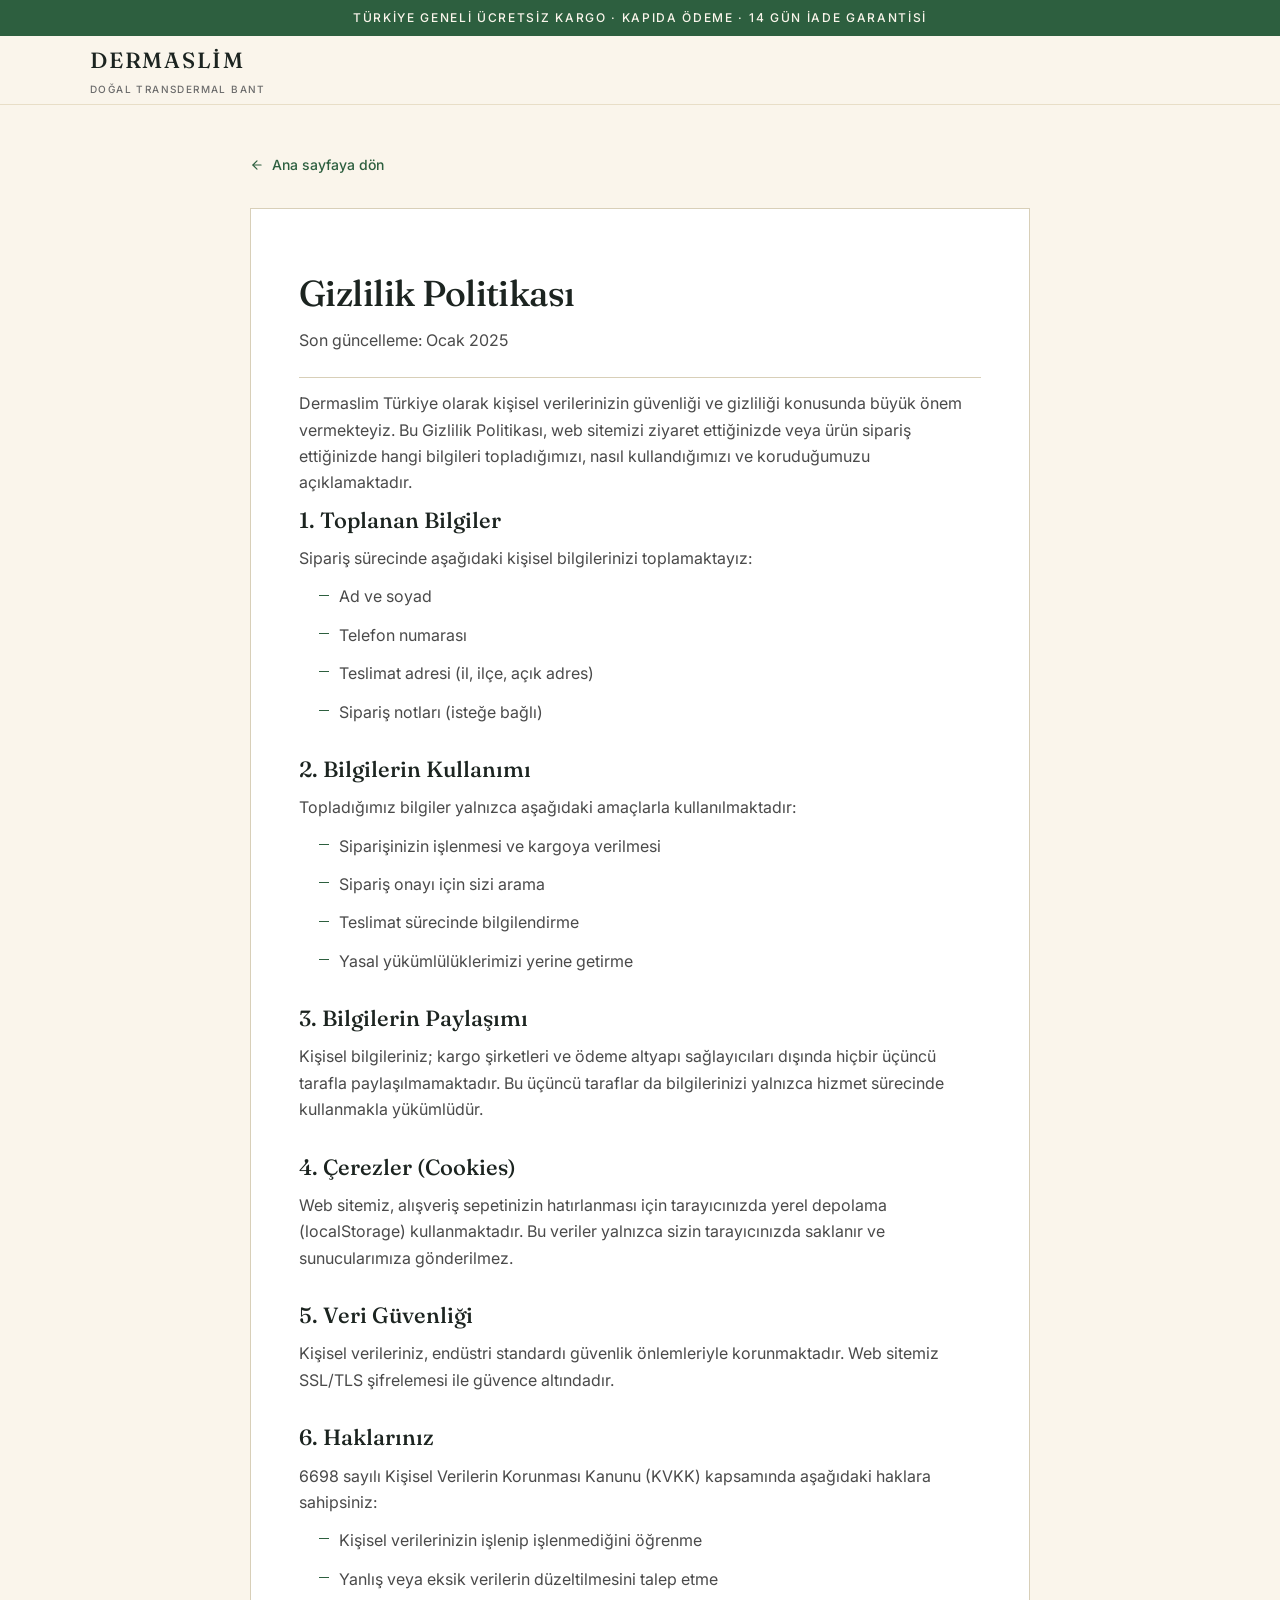
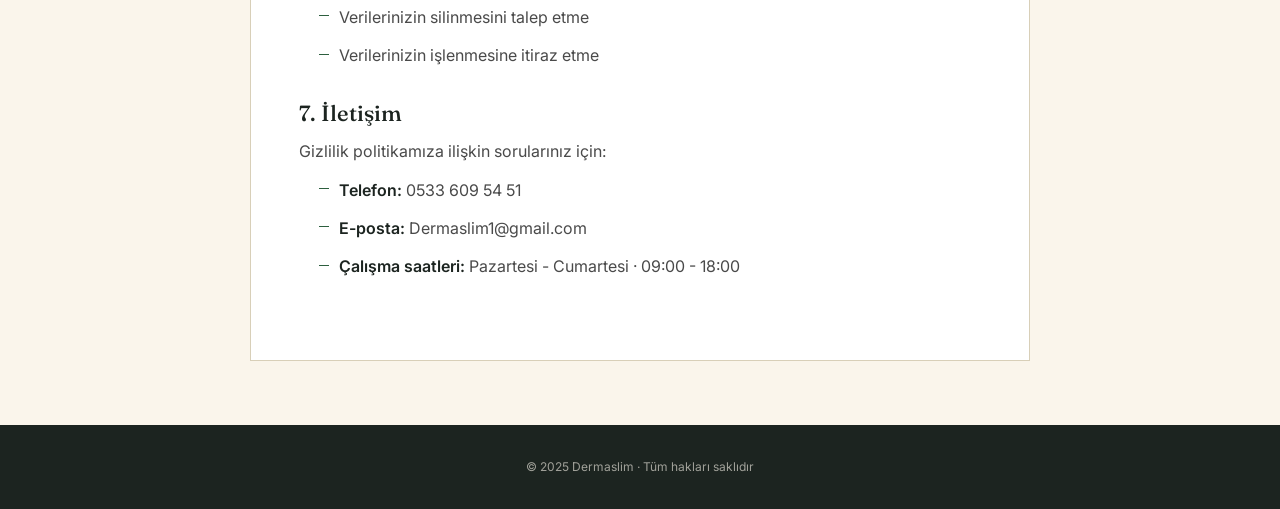
<file: gizlilik-politikasi.html>
<!DOCTYPE html>
<html lang="tr">
<head>
    <meta charset="UTF-8">
    <meta name="viewport" content="width=device-width, initial-scale=1.0">
    <title>Gizlilik Politikası · Dermaslim</title>
    <meta name="description" content="Dermaslim Türkiye gizlilik politikası ve kişisel verilerin korunması (KVKK) hakkında bilgi.">
    <meta name="theme-color" content="#2D5F3F">

    <link rel="preconnect" href="https://fonts.googleapis.com">
    <link rel="preconnect" href="https://fonts.gstatic.com" crossorigin>
    <link href="https://fonts.googleapis.com/css2?family=Fraunces:opsz,wght@9..144,400;9..144,500;9..144,600&family=Inter:wght@400;500;600&display=swap" rel="stylesheet">

    <link rel="stylesheet" href="assets/css/legal.css">
</head>

<body>
    <div class="announcement">
        Türkiye geneli ücretsiz kargo · Kapıda ödeme · 14 gün iade garantisi
    </div>

    <header class="header">
        <div class="header-inner">
            <a href="/" class="brand">
                DERMASLİM
                <small>Doğal Transdermal Bant</small>
            </a>
        </div>
    </header>

    <section class="legal-page">
        <div class="container">
            <a href="/" class="back-link">
                <svg viewBox="0 0 24 24" fill="none" stroke="currentColor" stroke-width="2" stroke-linecap="round" stroke-linejoin="round">
                    <line x1="19" y1="12" x2="5" y2="12"/>
                    <polyline points="12 19 5 12 12 5"/>
                </svg>
                Ana sayfaya dön
            </a>

            <article class="legal-card">
                <h1>Gizlilik Politikası</h1>
                <p class="legal-subtitle">Son güncelleme: Ocak 2025</p>

                <p>Dermaslim Türkiye olarak kişisel verilerinizin güvenliği ve gizliliği konusunda büyük önem vermekteyiz. Bu Gizlilik Politikası, web sitemizi ziyaret ettiğinizde veya ürün sipariş ettiğinizde hangi bilgileri topladığımızı, nasıl kullandığımızı ve koruduğumuzu açıklamaktadır.</p>

                <h2>1. Toplanan Bilgiler</h2>
                <p>Sipariş sürecinde aşağıdaki kişisel bilgilerinizi toplamaktayız:</p>
                <ul>
                    <li>Ad ve soyad</li>
                    <li>Telefon numarası</li>
                    <li>Teslimat adresi (il, ilçe, açık adres)</li>
                    <li>Sipariş notları (isteğe bağlı)</li>
                </ul>

                <h2>2. Bilgilerin Kullanımı</h2>
                <p>Topladığımız bilgiler yalnızca aşağıdaki amaçlarla kullanılmaktadır:</p>
                <ul>
                    <li>Siparişinizin işlenmesi ve kargoya verilmesi</li>
                    <li>Sipariş onayı için sizi arama</li>
                    <li>Teslimat sürecinde bilgilendirme</li>
                    <li>Yasal yükümlülüklerimizi yerine getirme</li>
                </ul>

                <h2>3. Bilgilerin Paylaşımı</h2>
                <p>Kişisel bilgileriniz; kargo şirketleri ve ödeme altyapı sağlayıcıları dışında hiçbir üçüncü tarafla paylaşılmamaktadır. Bu üçüncü taraflar da bilgilerinizi yalnızca hizmet sürecinde kullanmakla yükümlüdür.</p>

                <h2>4. Çerezler (Cookies)</h2>
                <p>Web sitemiz, alışveriş sepetinizin hatırlanması için tarayıcınızda yerel depolama (localStorage) kullanmaktadır. Bu veriler yalnızca sizin tarayıcınızda saklanır ve sunucularımıza gönderilmez.</p>

                <h2>5. Veri Güvenliği</h2>
                <p>Kişisel verileriniz, endüstri standardı güvenlik önlemleriyle korunmaktadır. Web sitemiz SSL/TLS şifrelemesi ile güvence altındadır.</p>

                <h2>6. Haklarınız</h2>
                <p>6698 sayılı Kişisel Verilerin Korunması Kanunu (KVKK) kapsamında aşağıdaki haklara sahipsiniz:</p>
                <ul>
                    <li>Kişisel verilerinizin işlenip işlenmediğini öğrenme</li>
                    <li>Yanlış veya eksik verilerin düzeltilmesini talep etme</li>
                    <li>Verilerinizin silinmesini talep etme</li>
                    <li>Verilerinizin işlenmesine itiraz etme</li>
                </ul>

                <h2>7. İletişim</h2>
                <p>Gizlilik politikamıza ilişkin sorularınız için:</p>
                <ul>
                    <li><strong>Telefon:</strong> 0533 609 54 51</li>
                    <li><strong>E-posta:</strong> Dermaslim1@gmail.com</li>
                    <li><strong>Çalışma saatleri:</strong> Pazartesi - Cumartesi · 09:00 - 18:00</li>
                </ul>
            </article>
        </div>
    </section>

    <footer class="footer">
        <div class="container">
            <p>© 2025 Dermaslim · Tüm hakları saklıdır</p>
        </div>
    </footer>
</body>
</html>
</file>
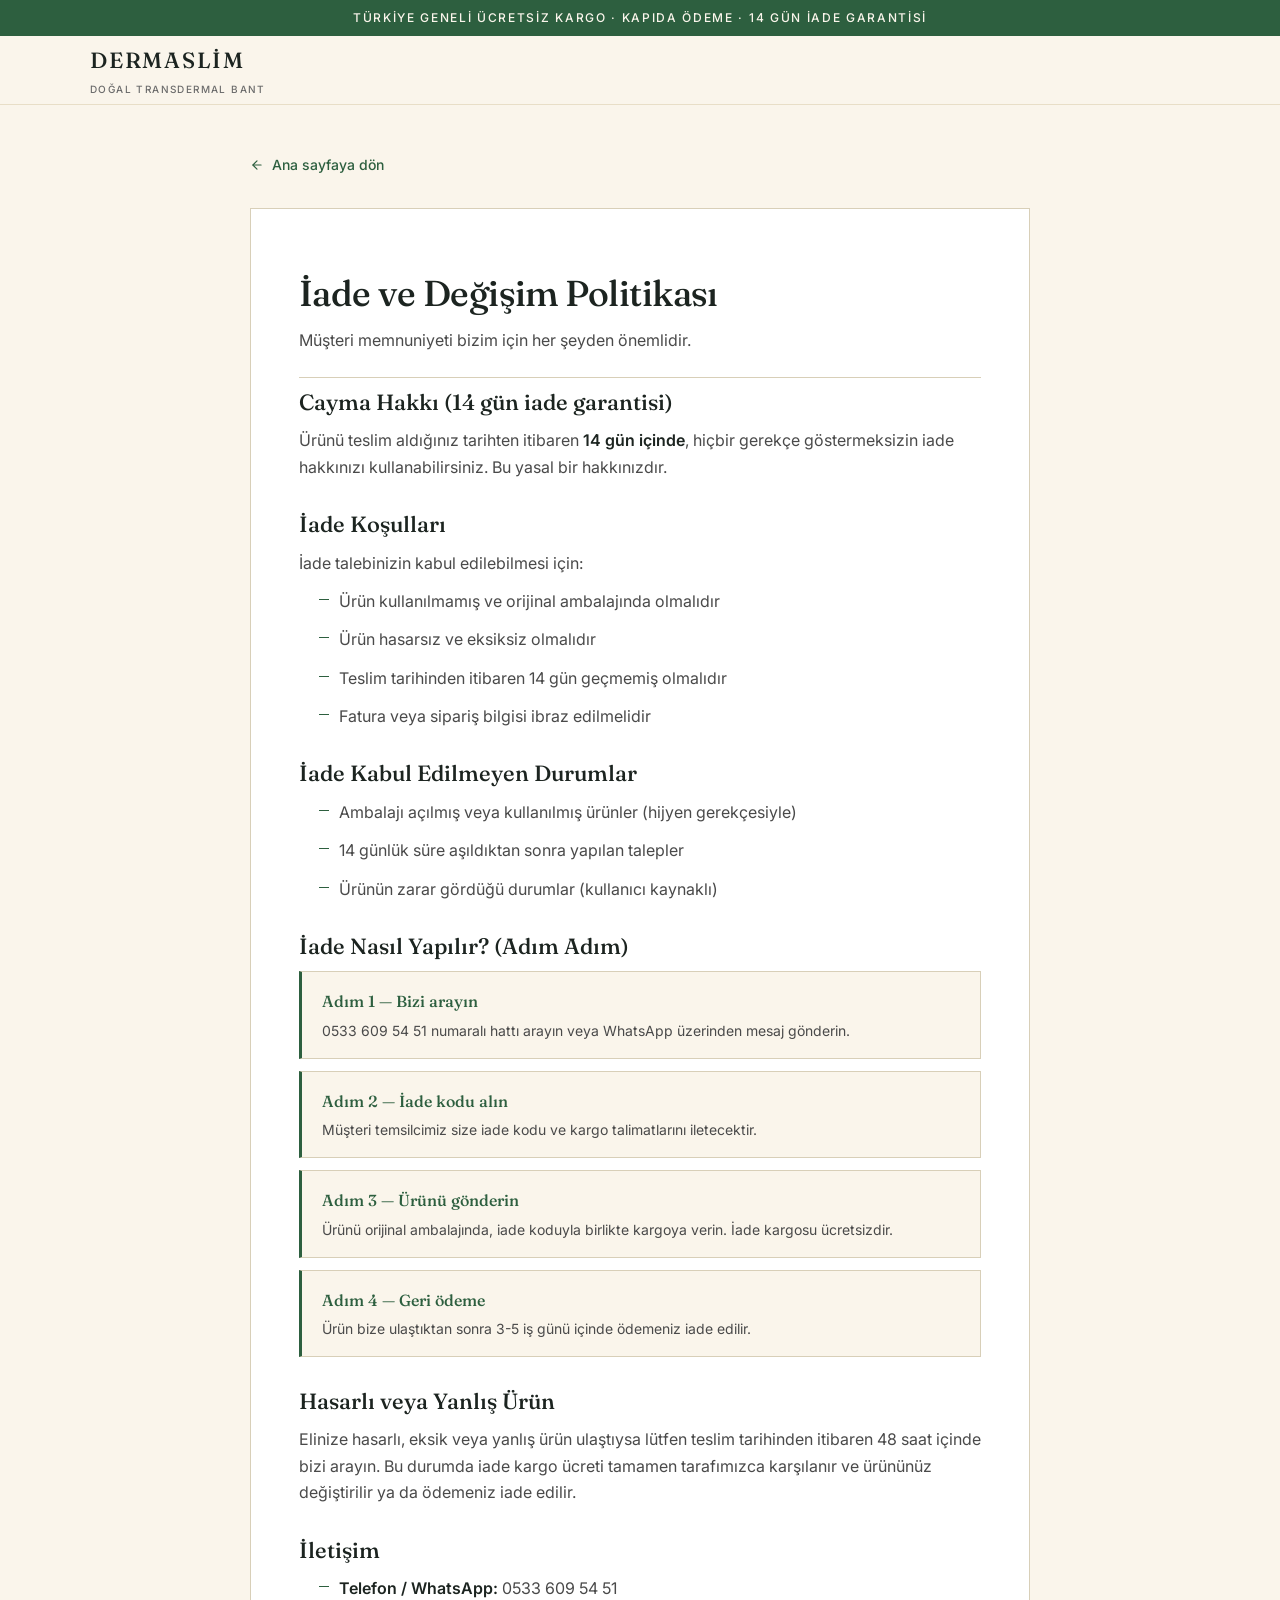
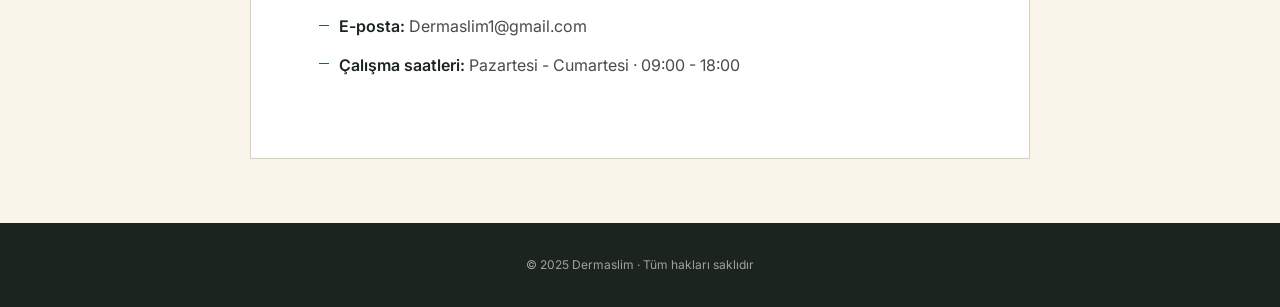
<file: iade-politikasi.html>
<!DOCTYPE html>
<html lang="tr">
<head>
    <meta charset="UTF-8">
    <meta name="viewport" content="width=device-width, initial-scale=1.0">
    <title>İade Politikası · Dermaslim</title>
    <meta name="description" content="Dermaslim ürünü için 14 gün koşulsuz iade politikası ve adım adım iade süreci.">
    <meta name="theme-color" content="#2D5F3F">

    <link rel="preconnect" href="https://fonts.googleapis.com">
    <link rel="preconnect" href="https://fonts.gstatic.com" crossorigin>
    <link href="https://fonts.googleapis.com/css2?family=Fraunces:opsz,wght@9..144,400;9..144,500;9..144,600&family=Inter:wght@400;500;600&display=swap" rel="stylesheet">

    <link rel="stylesheet" href="assets/css/legal.css">
</head>

<body>
    <div class="announcement">
        Türkiye geneli ücretsiz kargo · Kapıda ödeme · 14 gün iade garantisi
    </div>

    <header class="header">
        <div class="header-inner">
            <a href="/" class="brand">
                DERMASLİM
                <small>Doğal Transdermal Bant</small>
            </a>
        </div>
    </header>

    <section class="legal-page">
        <div class="container">
            <a href="/" class="back-link">
                <svg viewBox="0 0 24 24" fill="none" stroke="currentColor" stroke-width="2" stroke-linecap="round" stroke-linejoin="round">
                    <line x1="19" y1="12" x2="5" y2="12"/>
                    <polyline points="12 19 5 12 12 5"/>
                </svg>
                Ana sayfaya dön
            </a>

            <article class="legal-card">
                <h1>İade ve Değişim Politikası</h1>
                <p class="legal-subtitle">Müşteri memnuniyeti bizim için her şeyden önemlidir.</p>

                <h2>Cayma Hakkı (14 gün iade garantisi)</h2>
                <p>Ürünü teslim aldığınız tarihten itibaren <strong>14 gün içinde</strong>, hiçbir gerekçe göstermeksizin iade hakkınızı kullanabilirsiniz. Bu yasal bir hakkınızdır.</p>

                <h2>İade Koşulları</h2>
                <p>İade talebinizin kabul edilebilmesi için:</p>
                <ul>
                    <li>Ürün kullanılmamış ve orijinal ambalajında olmalıdır</li>
                    <li>Ürün hasarsız ve eksiksiz olmalıdır</li>
                    <li>Teslim tarihinden itibaren 14 gün geçmemiş olmalıdır</li>
                    <li>Fatura veya sipariş bilgisi ibraz edilmelidir</li>
                </ul>

                <h2>İade Kabul Edilmeyen Durumlar</h2>
                <ul>
                    <li>Ambalajı açılmış veya kullanılmış ürünler (hijyen gerekçesiyle)</li>
                    <li>14 günlük süre aşıldıktan sonra yapılan talepler</li>
                    <li>Ürünün zarar gördüğü durumlar (kullanıcı kaynaklı)</li>
                </ul>

                <h2>İade Nasıl Yapılır? (Adım Adım)</h2>

                <div class="step-box">
                    <strong>Adım 1 — Bizi arayın</strong>
                    0533 609 54 51 numaralı hattı arayın veya WhatsApp üzerinden mesaj gönderin.
                </div>
                <div class="step-box">
                    <strong>Adım 2 — İade kodu alın</strong>
                    Müşteri temsilcimiz size iade kodu ve kargo talimatlarını iletecektir.
                </div>
                <div class="step-box">
                    <strong>Adım 3 — Ürünü gönderin</strong>
                    Ürünü orijinal ambalajında, iade koduyla birlikte kargoya verin. İade kargosu ücretsizdir.
                </div>
                <div class="step-box">
                    <strong>Adım 4 — Geri ödeme</strong>
                    Ürün bize ulaştıktan sonra 3-5 iş günü içinde ödemeniz iade edilir.
                </div>

                <h2>Hasarlı veya Yanlış Ürün</h2>
                <p>Elinize hasarlı, eksik veya yanlış ürün ulaştıysa lütfen teslim tarihinden itibaren 48 saat içinde bizi arayın. Bu durumda iade kargo ücreti tamamen tarafımızca karşılanır ve ürününüz değiştirilir ya da ödemeniz iade edilir.</p>

                <h2>İletişim</h2>
                <ul>
                    <li><strong>Telefon / WhatsApp:</strong> 0533 609 54 51</li>
                    <li><strong>E-posta:</strong> Dermaslim1@gmail.com</li>
                    <li><strong>Çalışma saatleri:</strong> Pazartesi - Cumartesi · 09:00 - 18:00</li>
                </ul>
            </article>
        </div>
    </section>

    <footer class="footer">
        <div class="container">
            <p>© 2025 Dermaslim · Tüm hakları saklıdır</p>
        </div>
    </footer>
</body>
</html>
</file>
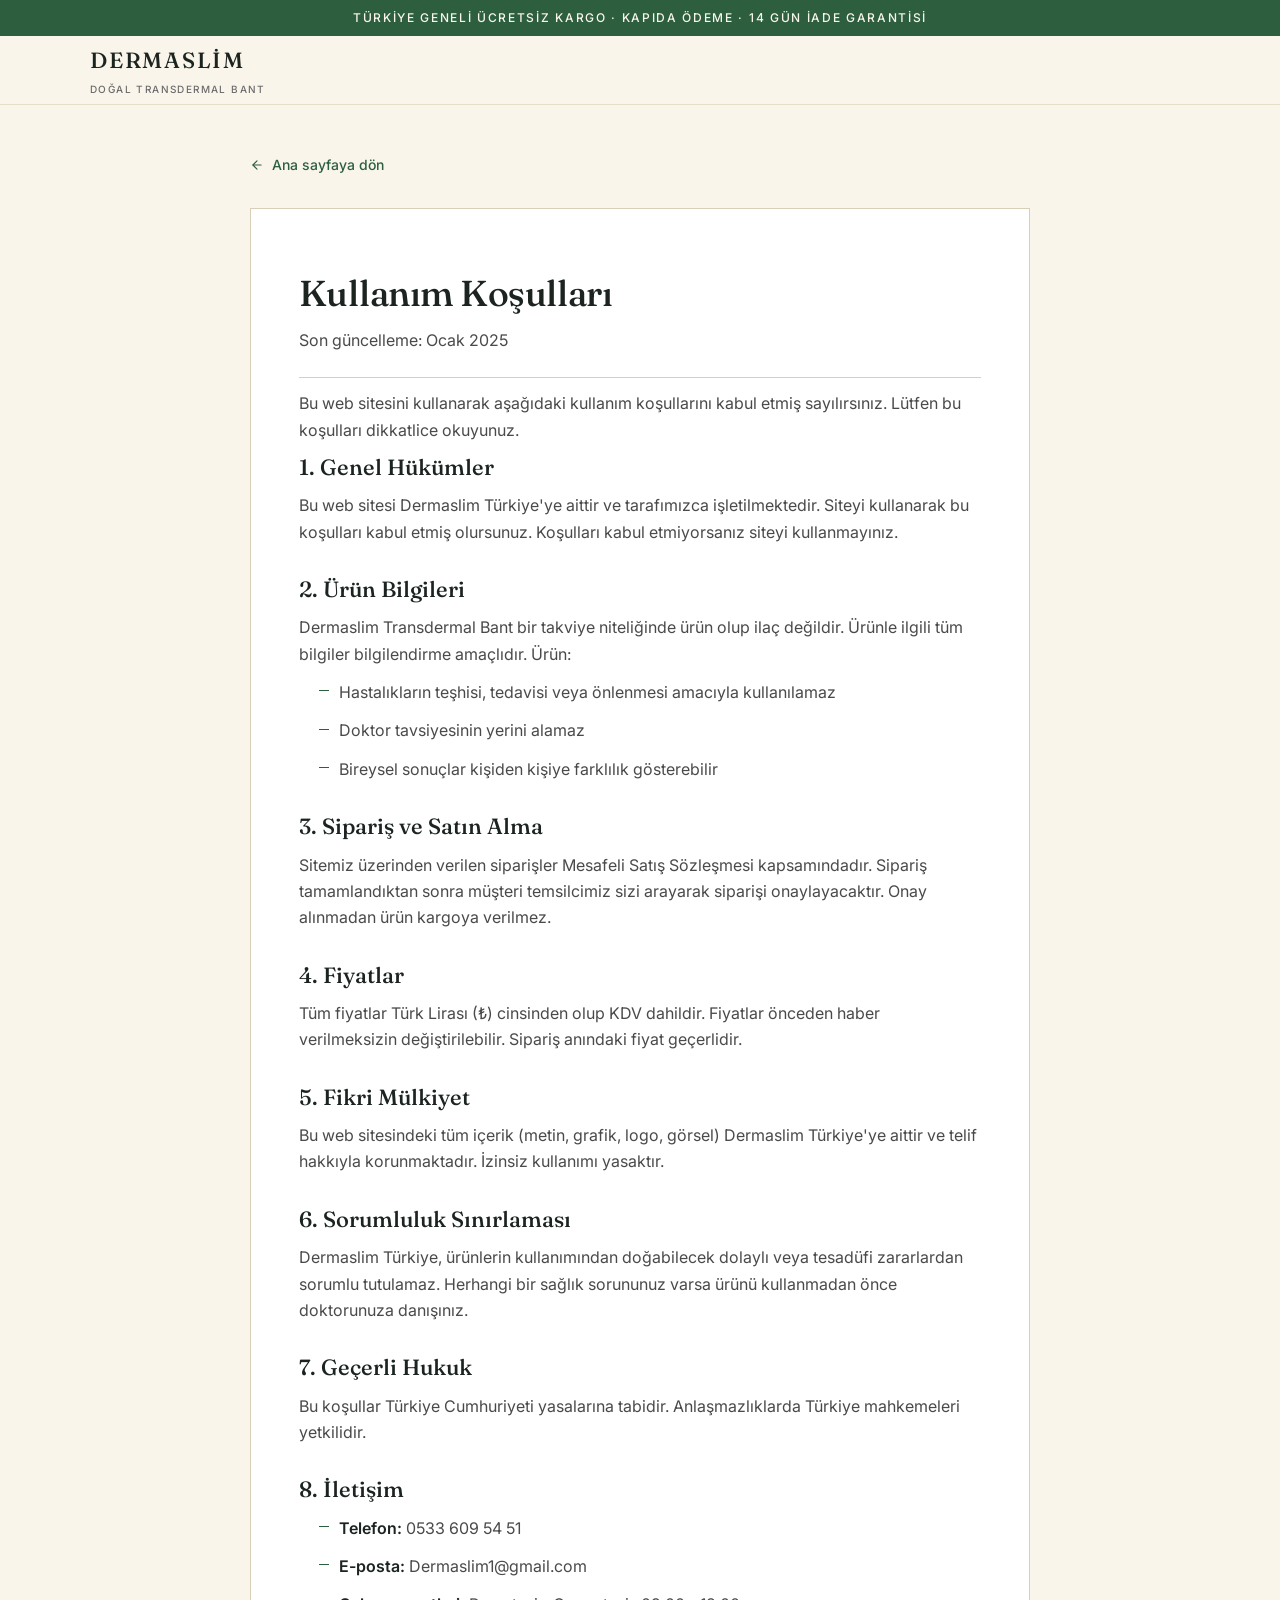
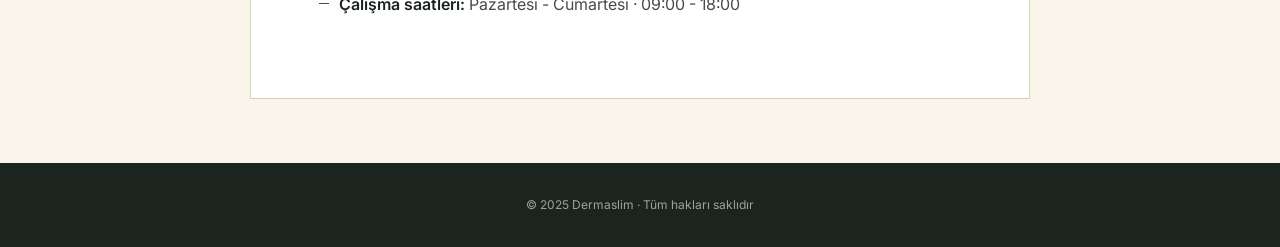
<file: kullanim-kosullari.html>
<!DOCTYPE html>
<html lang="tr">
<head>
    <meta charset="UTF-8">
    <meta name="viewport" content="width=device-width, initial-scale=1.0">
    <title>Kullanım Koşulları · Dermaslim</title>
    <meta name="description" content="Dermaslim Türkiye web sitesi kullanım koşulları ve şartları.">
    <meta name="theme-color" content="#2D5F3F">

    <link rel="preconnect" href="https://fonts.googleapis.com">
    <link rel="preconnect" href="https://fonts.gstatic.com" crossorigin>
    <link href="https://fonts.googleapis.com/css2?family=Fraunces:opsz,wght@9..144,400;9..144,500;9..144,600&family=Inter:wght@400;500;600&display=swap" rel="stylesheet">

    <link rel="stylesheet" href="assets/css/legal.css">
</head>

<body>
    <div class="announcement">
        Türkiye geneli ücretsiz kargo · Kapıda ödeme · 14 gün iade garantisi
    </div>

    <header class="header">
        <div class="header-inner">
            <a href="/" class="brand">
                DERMASLİM
                <small>Doğal Transdermal Bant</small>
            </a>
        </div>
    </header>

    <section class="legal-page">
        <div class="container">
            <a href="/" class="back-link">
                <svg viewBox="0 0 24 24" fill="none" stroke="currentColor" stroke-width="2" stroke-linecap="round" stroke-linejoin="round">
                    <line x1="19" y1="12" x2="5" y2="12"/>
                    <polyline points="12 19 5 12 12 5"/>
                </svg>
                Ana sayfaya dön
            </a>

            <article class="legal-card">
                <h1>Kullanım Koşulları</h1>
                <p class="legal-subtitle">Son güncelleme: Ocak 2025</p>

                <p>Bu web sitesini kullanarak aşağıdaki kullanım koşullarını kabul etmiş sayılırsınız. Lütfen bu koşulları dikkatlice okuyunuz.</p>

                <h2>1. Genel Hükümler</h2>
                <p>Bu web sitesi Dermaslim Türkiye'ye aittir ve tarafımızca işletilmektedir. Siteyi kullanarak bu koşulları kabul etmiş olursunuz. Koşulları kabul etmiyorsanız siteyi kullanmayınız.</p>

                <h2>2. Ürün Bilgileri</h2>
                <p>Dermaslim Transdermal Bant bir takviye niteliğinde ürün olup ilaç değildir. Ürünle ilgili tüm bilgiler bilgilendirme amaçlıdır. Ürün:</p>
                <ul>
                    <li>Hastalıkların teşhisi, tedavisi veya önlenmesi amacıyla kullanılamaz</li>
                    <li>Doktor tavsiyesinin yerini alamaz</li>
                    <li>Bireysel sonuçlar kişiden kişiye farklılık gösterebilir</li>
                </ul>

                <h2>3. Sipariş ve Satın Alma</h2>
                <p>Sitemiz üzerinden verilen siparişler Mesafeli Satış Sözleşmesi kapsamındadır. Sipariş tamamlandıktan sonra müşteri temsilcimiz sizi arayarak siparişi onaylayacaktır. Onay alınmadan ürün kargoya verilmez.</p>

                <h2>4. Fiyatlar</h2>
                <p>Tüm fiyatlar Türk Lirası (₺) cinsinden olup KDV dahildir. Fiyatlar önceden haber verilmeksizin değiştirilebilir. Sipariş anındaki fiyat geçerlidir.</p>

                <h2>5. Fikri Mülkiyet</h2>
                <p>Bu web sitesindeki tüm içerik (metin, grafik, logo, görsel) Dermaslim Türkiye'ye aittir ve telif hakkıyla korunmaktadır. İzinsiz kullanımı yasaktır.</p>

                <h2>6. Sorumluluk Sınırlaması</h2>
                <p>Dermaslim Türkiye, ürünlerin kullanımından doğabilecek dolaylı veya tesadüfi zararlardan sorumlu tutulamaz. Herhangi bir sağlık sorununuz varsa ürünü kullanmadan önce doktorunuza danışınız.</p>

                <h2>7. Geçerli Hukuk</h2>
                <p>Bu koşullar Türkiye Cumhuriyeti yasalarına tabidir. Anlaşmazlıklarda Türkiye mahkemeleri yetkilidir.</p>

                <h2>8. İletişim</h2>
                <ul>
                    <li><strong>Telefon:</strong> 0533 609 54 51</li>
                    <li><strong>E-posta:</strong> Dermaslim1@gmail.com</li>
                    <li><strong>Çalışma saatleri:</strong> Pazartesi - Cumartesi · 09:00 - 18:00</li>
                </ul>
            </article>
        </div>
    </section>

    <footer class="footer">
        <div class="container">
            <p>© 2025 Dermaslim · Tüm hakları saklıdır</p>
        </div>
    </footer>
</body>
</html>
</file>
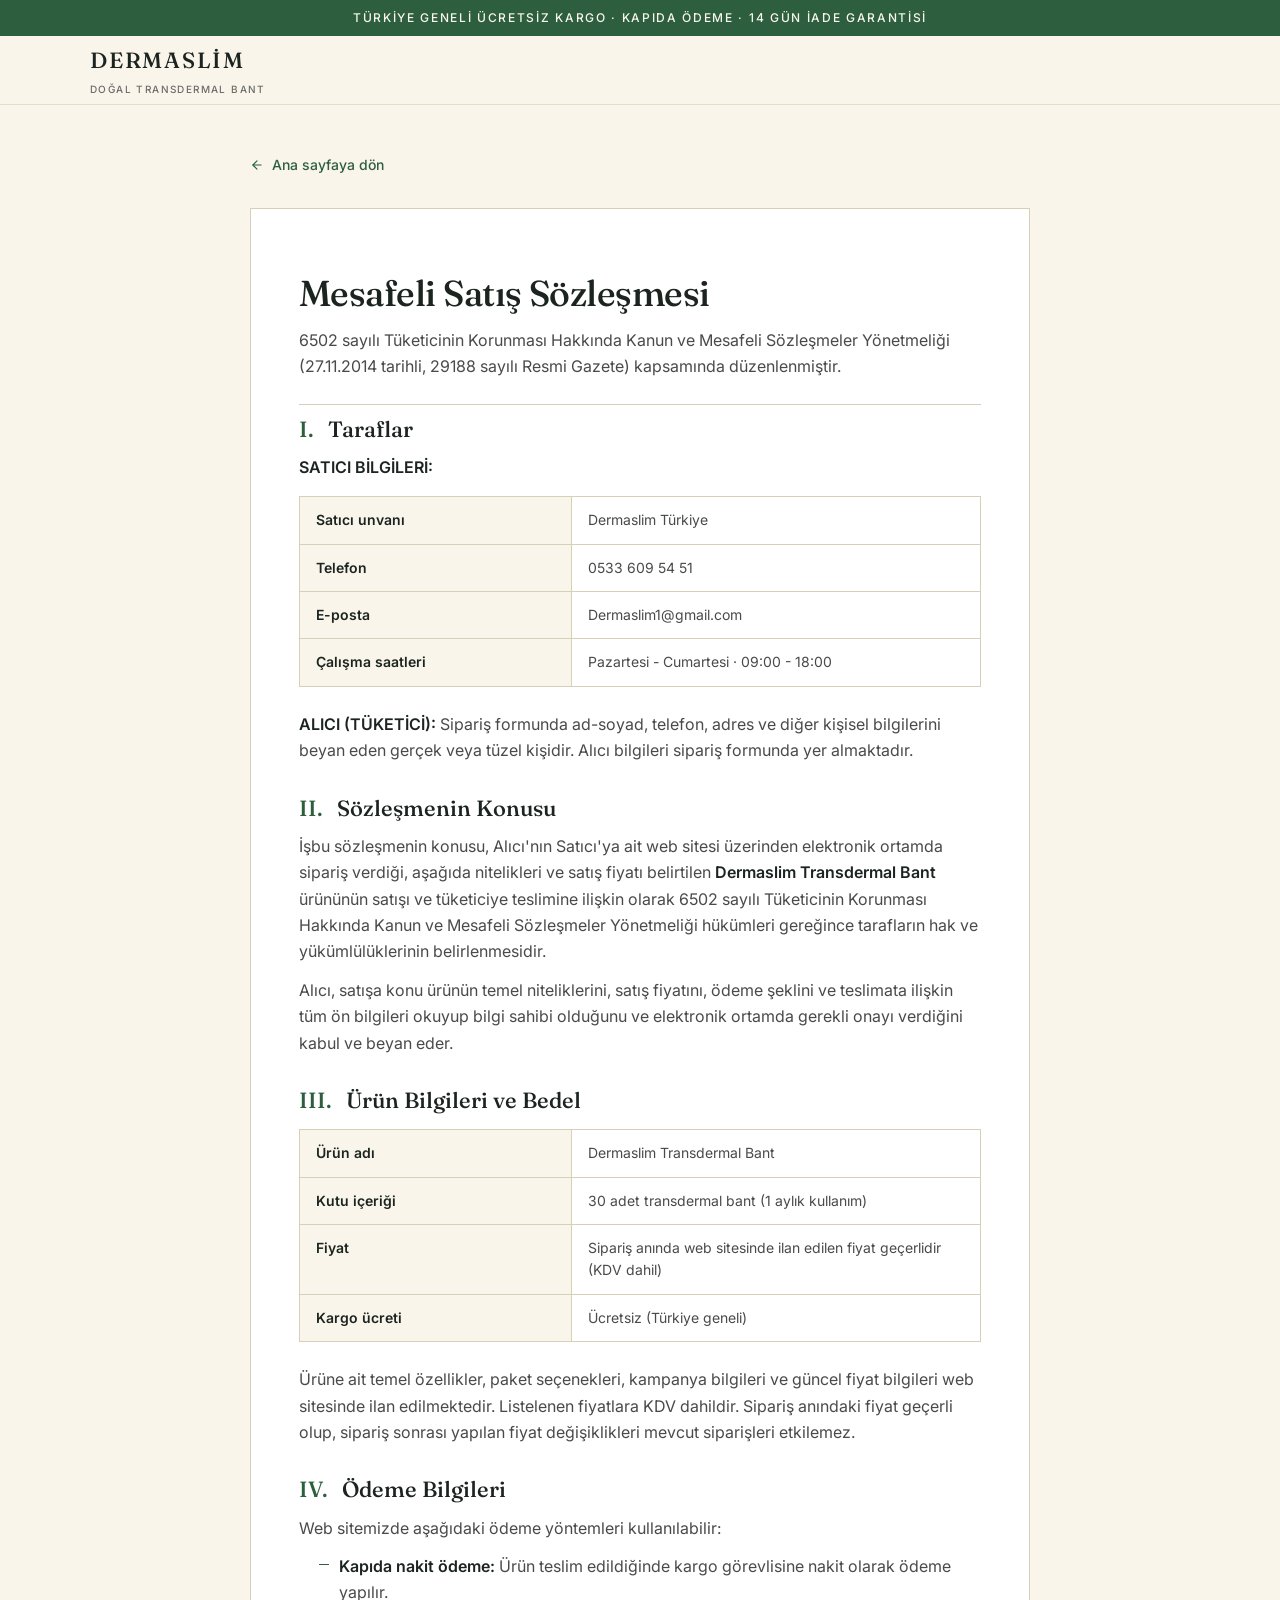
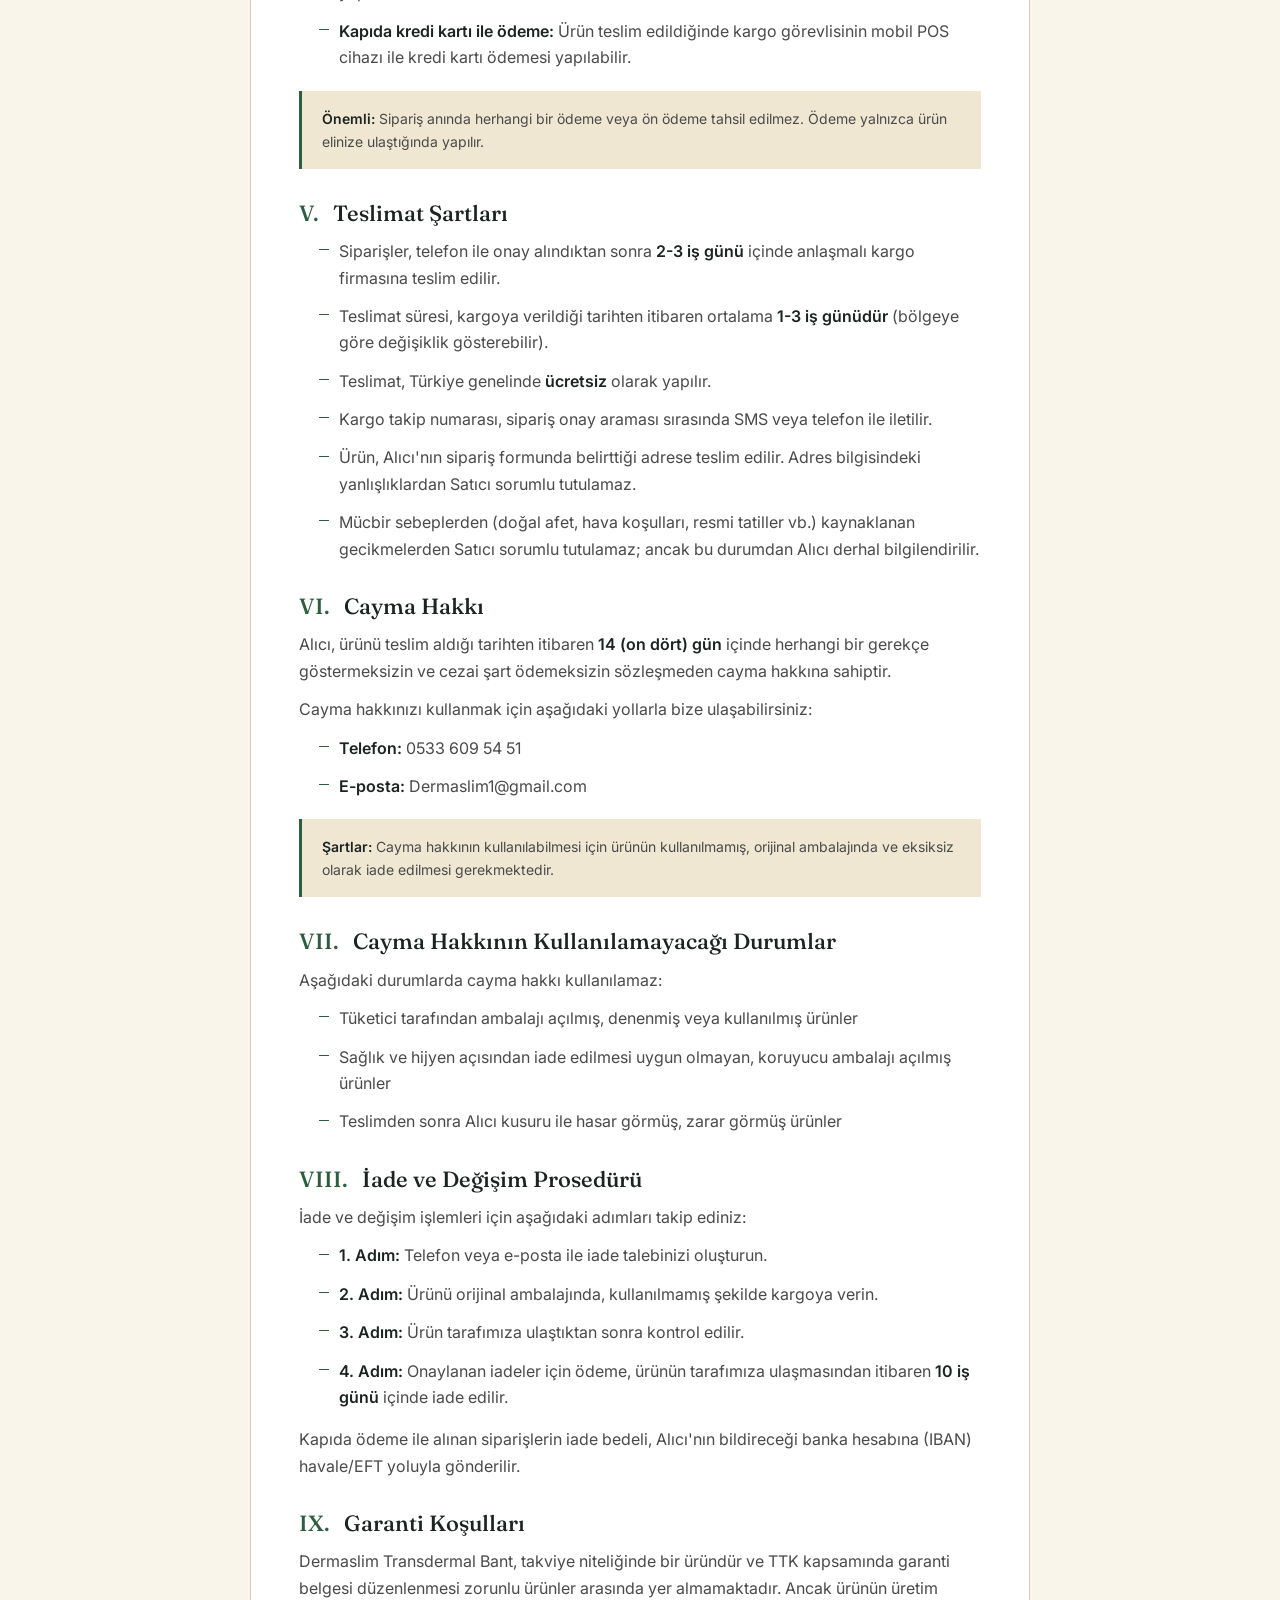
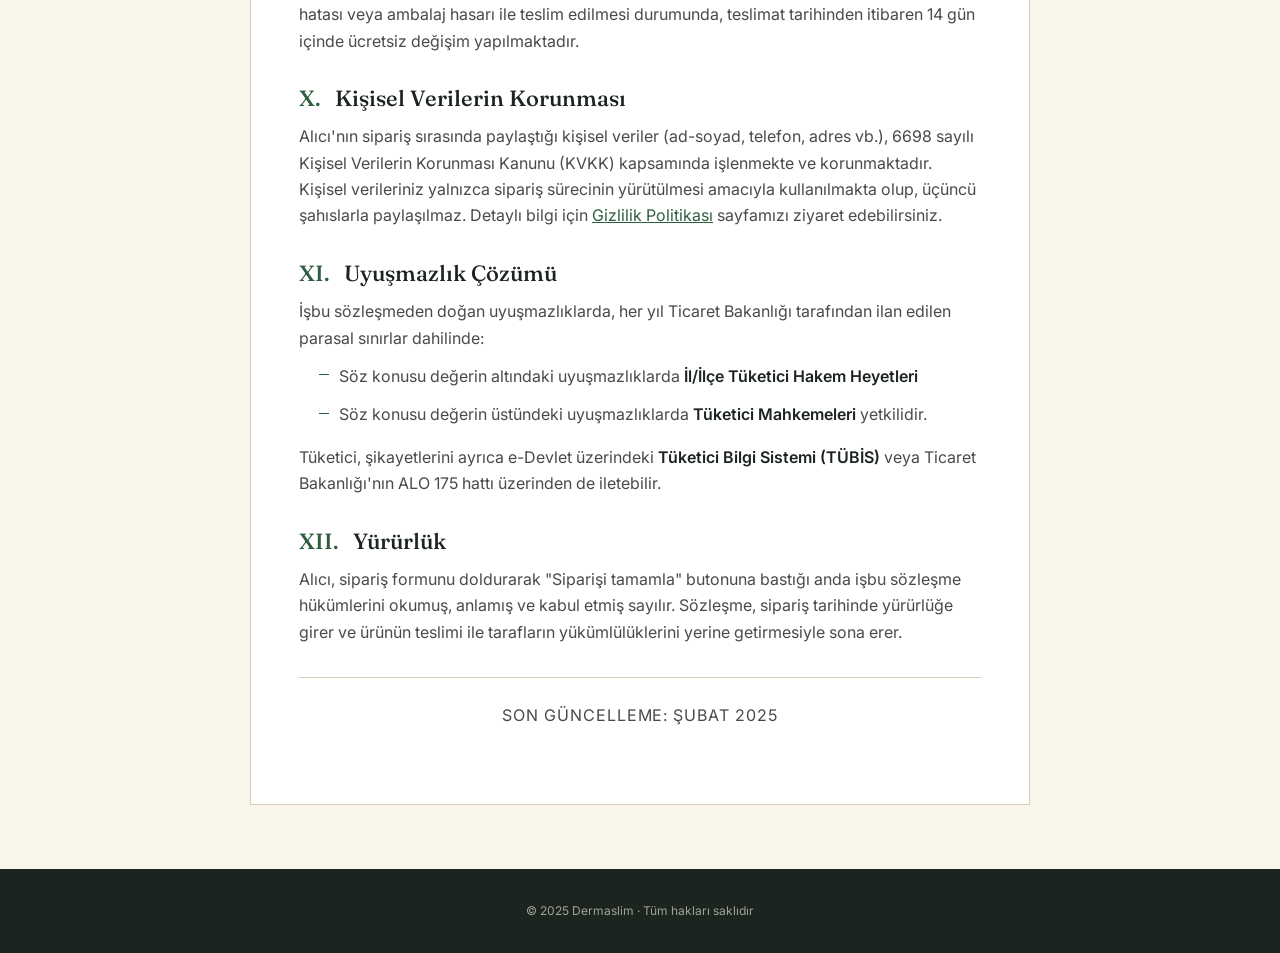
<file: mesafeli-satis-sozlesmesi.html>
<!DOCTYPE html>
<html lang="tr">
<head>
    <meta charset="UTF-8">
    <meta name="viewport" content="width=device-width, initial-scale=1.0">
    <title>Mesafeli Satış Sözleşmesi · Dermaslim</title>
    <meta name="description" content="Dermaslim mesafeli satış sözleşmesi, 6502 sayılı Tüketicinin Korunması Hakkında Kanun kapsamında düzenlenmiştir.">
    <meta name="theme-color" content="#2D5F3F">

    <link rel="preconnect" href="https://fonts.googleapis.com">
    <link rel="preconnect" href="https://fonts.gstatic.com" crossorigin>
    <link href="https://fonts.googleapis.com/css2?family=Fraunces:opsz,wght@9..144,400;9..144,500;9..144,600&family=Inter:wght@400;500;600&display=swap" rel="stylesheet">

    <link rel="stylesheet" href="assets/css/legal.css">

    <style>
        /* Bu sayfaya özel ek stiller (info-table için) */
        .info-table {
            width: 100%;
            border-collapse: collapse;
            margin: 1rem 0 1.5rem;
            border: 1px solid var(--color-border);
            font-size: var(--text-sm);
        }
        .info-table td {
            padding: 0.75rem 1rem;
            border: 1px solid var(--color-border);
            color: var(--color-ink-muted);
            line-height: 1.6;
            vertical-align: top;
        }
        .info-table td:first-child {
            font-weight: 600;
            background: var(--color-surface);
            color: var(--color-ink);
            width: 40%;
        }
        .highlight-box {
            background: var(--color-surface-alt);
            border-left: 3px solid var(--color-primary);
            padding: 1rem 1.25rem;
            margin: 1.25rem 0;
        }
        .highlight-box p {
            margin: 0;
            font-size: var(--text-sm);
            color: var(--color-ink-muted);
        }
        .highlight-box strong {
            color: var(--color-ink);
        }
        .article-num {
            display: inline-block;
            font-family: var(--font-serif);
            color: var(--color-primary);
            margin-right: 0.4em;
        }
        .legal-divider {
            border: none;
            border-top: 1px solid var(--color-border);
            margin: 2rem 0 1.5rem;
        }
        .last-updated {
            text-align: center;
            color: var(--color-ink-subtle);
            font-size: var(--text-xs);
            letter-spacing: var(--tracking-wide);
            text-transform: uppercase;
        }
    </style>
</head>

<body>
    <div class="announcement">
        Türkiye geneli ücretsiz kargo · Kapıda ödeme · 14 gün iade garantisi
    </div>

    <header class="header">
        <div class="header-inner">
            <a href="/" class="brand">
                DERMASLİM
                <small>Doğal Transdermal Bant</small>
            </a>
        </div>
    </header>

    <section class="legal-page">
        <div class="container">
            <a href="/" class="back-link">
                <svg viewBox="0 0 24 24" fill="none" stroke="currentColor" stroke-width="2" stroke-linecap="round" stroke-linejoin="round">
                    <line x1="19" y1="12" x2="5" y2="12"/>
                    <polyline points="12 19 5 12 12 5"/>
                </svg>
                Ana sayfaya dön
            </a>

            <article class="legal-card">
                <h1>Mesafeli Satış Sözleşmesi</h1>
                <p class="legal-subtitle">6502 sayılı Tüketicinin Korunması Hakkında Kanun ve Mesafeli Sözleşmeler Yönetmeliği (27.11.2014 tarihli, 29188 sayılı Resmi Gazete) kapsamında düzenlenmiştir.</p>

                <h2><span class="article-num">I.</span> Taraflar</h2>
                <p><strong>SATICI BİLGİLERİ:</strong></p>
                <table class="info-table">
                    <tr><td>Satıcı unvanı</td><td>Dermaslim Türkiye</td></tr>
                    <tr><td>Telefon</td><td>0533 609 54 51</td></tr>
                    <tr><td>E-posta</td><td>Dermaslim1@gmail.com</td></tr>
                    <tr><td>Çalışma saatleri</td><td>Pazartesi - Cumartesi · 09:00 - 18:00</td></tr>
                </table>
                <p><strong>ALICI (TÜKETİCİ):</strong> Sipariş formunda ad-soyad, telefon, adres ve diğer kişisel bilgilerini beyan eden gerçek veya tüzel kişidir. Alıcı bilgileri sipariş formunda yer almaktadır.</p>

                <h2><span class="article-num">II.</span> Sözleşmenin Konusu</h2>
                <p>İşbu sözleşmenin konusu, Alıcı'nın Satıcı'ya ait web sitesi üzerinden elektronik ortamda sipariş verdiği, aşağıda nitelikleri ve satış fiyatı belirtilen <strong>Dermaslim Transdermal Bant</strong> ürününün satışı ve tüketiciye teslimine ilişkin olarak 6502 sayılı Tüketicinin Korunması Hakkında Kanun ve Mesafeli Sözleşmeler Yönetmeliği hükümleri gereğince tarafların hak ve yükümlülüklerinin belirlenmesidir.</p>
                <p>Alıcı, satışa konu ürünün temel niteliklerini, satış fiyatını, ödeme şeklini ve teslimata ilişkin tüm ön bilgileri okuyup bilgi sahibi olduğunu ve elektronik ortamda gerekli onayı verdiğini kabul ve beyan eder.</p>

                <h2><span class="article-num">III.</span> Ürün Bilgileri ve Bedel</h2>
                <table class="info-table">
                    <tr><td>Ürün adı</td><td>Dermaslim Transdermal Bant</td></tr>
                    <tr><td>Kutu içeriği</td><td>30 adet transdermal bant (1 aylık kullanım)</td></tr>
                    <tr><td>Fiyat</td><td>Sipariş anında web sitesinde ilan edilen fiyat geçerlidir (KDV dahil)</td></tr>
                    <tr><td>Kargo ücreti</td><td>Ücretsiz (Türkiye geneli)</td></tr>
                </table>
                <p>Ürüne ait temel özellikler, paket seçenekleri, kampanya bilgileri ve güncel fiyat bilgileri web sitesinde ilan edilmektedir. Listelenen fiyatlara KDV dahildir. Sipariş anındaki fiyat geçerli olup, sipariş sonrası yapılan fiyat değişiklikleri mevcut siparişleri etkilemez.</p>

                <h2><span class="article-num">IV.</span> Ödeme Bilgileri</h2>
                <p>Web sitemizde aşağıdaki ödeme yöntemleri kullanılabilir:</p>
                <ul>
                    <li><strong>Kapıda nakit ödeme:</strong> Ürün teslim edildiğinde kargo görevlisine nakit olarak ödeme yapılır.</li>
                    <li><strong>Kapıda kredi kartı ile ödeme:</strong> Ürün teslim edildiğinde kargo görevlisinin mobil POS cihazı ile kredi kartı ödemesi yapılabilir.</li>
                </ul>
                <div class="highlight-box">
                    <p><strong>Önemli:</strong> Sipariş anında herhangi bir ödeme veya ön ödeme tahsil edilmez. Ödeme yalnızca ürün elinize ulaştığında yapılır.</p>
                </div>

                <h2><span class="article-num">V.</span> Teslimat Şartları</h2>
                <ul>
                    <li>Siparişler, telefon ile onay alındıktan sonra <strong>2-3 iş günü</strong> içinde anlaşmalı kargo firmasına teslim edilir.</li>
                    <li>Teslimat süresi, kargoya verildiği tarihten itibaren ortalama <strong>1-3 iş günüdür</strong> (bölgeye göre değişiklik gösterebilir).</li>
                    <li>Teslimat, Türkiye genelinde <strong>ücretsiz</strong> olarak yapılır.</li>
                    <li>Kargo takip numarası, sipariş onay araması sırasında SMS veya telefon ile iletilir.</li>
                    <li>Ürün, Alıcı'nın sipariş formunda belirttiği adrese teslim edilir. Adres bilgisindeki yanlışlıklardan Satıcı sorumlu tutulamaz.</li>
                    <li>Mücbir sebeplerden (doğal afet, hava koşulları, resmi tatiller vb.) kaynaklanan gecikmelerden Satıcı sorumlu tutulamaz; ancak bu durumdan Alıcı derhal bilgilendirilir.</li>
                </ul>

                <h2><span class="article-num">VI.</span> Cayma Hakkı</h2>
                <p>Alıcı, ürünü teslim aldığı tarihten itibaren <strong>14 (on dört) gün</strong> içinde herhangi bir gerekçe göstermeksizin ve cezai şart ödemeksizin sözleşmeden cayma hakkına sahiptir.</p>
                <p>Cayma hakkınızı kullanmak için aşağıdaki yollarla bize ulaşabilirsiniz:</p>
                <ul>
                    <li><strong>Telefon:</strong> 0533 609 54 51</li>
                    <li><strong>E-posta:</strong> Dermaslim1@gmail.com</li>
                </ul>
                <div class="highlight-box">
                    <p><strong>Şartlar:</strong> Cayma hakkının kullanılabilmesi için ürünün kullanılmamış, orijinal ambalajında ve eksiksiz olarak iade edilmesi gerekmektedir.</p>
                </div>

                <h2><span class="article-num">VII.</span> Cayma Hakkının Kullanılamayacağı Durumlar</h2>
                <p>Aşağıdaki durumlarda cayma hakkı kullanılamaz:</p>
                <ul>
                    <li>Tüketici tarafından ambalajı açılmış, denenmiş veya kullanılmış ürünler</li>
                    <li>Sağlık ve hijyen açısından iade edilmesi uygun olmayan, koruyucu ambalajı açılmış ürünler</li>
                    <li>Teslimden sonra Alıcı kusuru ile hasar görmüş, zarar görmüş ürünler</li>
                </ul>

                <h2><span class="article-num">VIII.</span> İade ve Değişim Prosedürü</h2>
                <p>İade ve değişim işlemleri için aşağıdaki adımları takip ediniz:</p>
                <ul>
                    <li><strong>1. Adım:</strong> Telefon veya e-posta ile iade talebinizi oluşturun.</li>
                    <li><strong>2. Adım:</strong> Ürünü orijinal ambalajında, kullanılmamış şekilde kargoya verin.</li>
                    <li><strong>3. Adım:</strong> Ürün tarafımıza ulaştıktan sonra kontrol edilir.</li>
                    <li><strong>4. Adım:</strong> Onaylanan iadeler için ödeme, ürünün tarafımıza ulaşmasından itibaren <strong>10 iş günü</strong> içinde iade edilir.</li>
                </ul>
                <p>Kapıda ödeme ile alınan siparişlerin iade bedeli, Alıcı'nın bildireceği banka hesabına (IBAN) havale/EFT yoluyla gönderilir.</p>

                <h2><span class="article-num">IX.</span> Garanti Koşulları</h2>
                <p>Dermaslim Transdermal Bant, takviye niteliğinde bir üründür ve TTK kapsamında garanti belgesi düzenlenmesi zorunlu ürünler arasında yer almamaktadır. Ancak ürünün üretim hatası veya ambalaj hasarı ile teslim edilmesi durumunda, teslimat tarihinden itibaren 14 gün içinde ücretsiz değişim yapılmaktadır.</p>

                <h2><span class="article-num">X.</span> Kişisel Verilerin Korunması</h2>
                <p>Alıcı'nın sipariş sırasında paylaştığı kişisel veriler (ad-soyad, telefon, adres vb.), 6698 sayılı Kişisel Verilerin Korunması Kanunu (KVKK) kapsamında işlenmekte ve korunmaktadır. Kişisel verileriniz yalnızca sipariş sürecinin yürütülmesi amacıyla kullanılmakta olup, üçüncü şahıslarla paylaşılmaz. Detaylı bilgi için <a href="gizlilik-politikasi.html" style="color: var(--color-primary); text-decoration: underline;">Gizlilik Politikası</a> sayfamızı ziyaret edebilirsiniz.</p>

                <h2><span class="article-num">XI.</span> Uyuşmazlık Çözümü</h2>
                <p>İşbu sözleşmeden doğan uyuşmazlıklarda, her yıl Ticaret Bakanlığı tarafından ilan edilen parasal sınırlar dahilinde:</p>
                <ul>
                    <li>Söz konusu değerin altındaki uyuşmazlıklarda <strong>İl/İlçe Tüketici Hakem Heyetleri</strong></li>
                    <li>Söz konusu değerin üstündeki uyuşmazlıklarda <strong>Tüketici Mahkemeleri</strong> yetkilidir.</li>
                </ul>
                <p>Tüketici, şikayetlerini ayrıca e-Devlet üzerindeki <strong>Tüketici Bilgi Sistemi (TÜBİS)</strong> veya Ticaret Bakanlığı'nın ALO 175 hattı üzerinden de iletebilir.</p>

                <h2><span class="article-num">XII.</span> Yürürlük</h2>
                <p>Alıcı, sipariş formunu doldurarak "Siparişi tamamla" butonuna bastığı anda işbu sözleşme hükümlerini okumuş, anlamış ve kabul etmiş sayılır. Sözleşme, sipariş tarihinde yürürlüğe girer ve ürünün teslimi ile tarafların yükümlülüklerini yerine getirmesiyle sona erer.</p>

                <hr class="legal-divider">
                <p class="last-updated">Son güncelleme: Şubat 2025</p>
            </article>
        </div>
    </section>

    <footer class="footer">
        <div class="container">
            <p>© 2025 Dermaslim · Tüm hakları saklıdır</p>
        </div>
    </footer>
</body>
</html>
</file>
<file: assets/css/main.css>
/* ============================================
   DERMASLIM — Main Stylesheet
   Ana sayfa için tüm stiller.
   Mobile-first yaklaşım: küçük ekran
   varsayılan, büyük ekranlar için @media.
   ============================================ */

@import url('tokens.css');

/* ============================================
   1. RESET & BASE
   ============================================ */

*, *::before, *::after {
  margin: 0;
  padding: 0;
  box-sizing: border-box;
}

html {
  scroll-behavior: smooth;
  font-size: 16px;
  -webkit-text-size-adjust: 100%;
}

body {
  font-family: var(--font-sans);
  font-size: var(--text-base);
  line-height: var(--leading-body);
  color: var(--color-ink);
  background-color: var(--color-surface);
  overflow-x: hidden;
  -webkit-font-smoothing: antialiased;
  -moz-osx-font-smoothing: grayscale;
}

img, svg { max-width: 100%; height: auto; display: block; }
a { color: inherit; text-decoration: none; transition: color var(--transition-fast); }
button { font: inherit; cursor: pointer; border: none; background: none; color: inherit; }
ul, ol { list-style: none; }
input, select, textarea { font: inherit; color: inherit; }

::selection { background: var(--color-primary); color: var(--color-surface); }

/* ============================================
   2. TYPOGRAPHY
   ============================================ */

h1, h2, h3, h4, h5, h6 {
  font-family: var(--font-serif);
  color: var(--color-ink);
  line-height: var(--leading-tight);
  letter-spacing: var(--tracking-tight);
  font-weight: 500;
  font-optical-sizing: auto;
}

h1 { font-size: var(--text-3xl); }
h2 { font-size: var(--text-2xl); }
h3 { font-size: var(--text-xl); }
h4 { font-size: var(--text-lg); }

.eyebrow {
  font-family: var(--font-sans);
  font-size: var(--text-xs);
  text-transform: uppercase;
  letter-spacing: var(--tracking-wider);
  color: var(--color-ink-subtle);
  font-weight: 500;
}

.lead {
  font-size: var(--text-lg);
  color: var(--color-ink-muted);
  line-height: var(--leading-body);
}

.container {
  width: 100%;
  max-width: var(--container-max);
  margin: 0 auto;
  padding: 0 var(--space-5);
}

.container-narrow {
  width: 100%;
  max-width: var(--container-narrow);
  margin: 0 auto;
  padding: 0 var(--space-5);
}

/* ============================================
   3. UTILITIES
   ============================================ */

.sr-only {
  position: absolute;
  width: 1px; height: 1px;
  padding: 0; margin: -1px;
  overflow: hidden; clip: rect(0,0,0,0);
  white-space: nowrap; border: 0;
}

.section {
  padding: var(--space-16) 0;
}

.section-header {
  text-align: center;
  max-width: 640px;
  margin: 0 auto var(--space-10);
}

.section-header .eyebrow {
  display: inline-block;
  margin-bottom: var(--space-3);
}

.section-header h2 {
  margin-bottom: var(--space-3);
}

.section-header p {
  color: var(--color-ink-muted);
  font-size: var(--text-base);
}

.divider {
  height: 1px;
  background: var(--color-border);
  border: none;
  margin: var(--space-8) 0;
}

/* ============================================
   4. BUTTONS
   ============================================ */

.btn {
  display: inline-flex;
  align-items: center;
  justify-content: center;
  gap: var(--space-2);
  padding: 0.875rem var(--space-6);
  font-family: var(--font-sans);
  font-size: var(--text-sm);
  font-weight: 500;
  letter-spacing: var(--tracking-wide);
  text-transform: uppercase;
  border: 1px solid transparent;
  border-radius: var(--radius-sm);
  cursor: pointer;
  transition: all var(--transition-base);
  white-space: nowrap;
}

.btn-primary {
  background: var(--color-primary);
  color: var(--color-surface);
  border-color: var(--color-primary);
}
.btn-primary:hover {
  background: var(--color-primary-dark);
  border-color: var(--color-primary-dark);
}

.btn-outline {
  background: transparent;
  color: var(--color-primary);
  border-color: var(--color-primary);
}
.btn-outline:hover {
  background: var(--color-primary);
  color: var(--color-surface);
}

.btn-ghost {
  background: transparent;
  color: var(--color-ink);
  border-color: var(--color-border);
}
.btn-ghost:hover {
  border-color: var(--color-ink);
}

.btn-block { display: flex; width: 100%; }
.btn-large { padding: 1.125rem var(--space-8); font-size: var(--text-base); }
.btn-sm { padding: 0.625rem var(--space-4); font-size: var(--text-xs); }

.btn-arrow::after {
  content: '→';
  margin-left: var(--space-1);
  transition: transform var(--transition-base);
}
.btn-arrow:hover::after {
  transform: translateX(3px);
}

/* ============================================
   5. ANNOUNCEMENT BAR (top strip)
   ============================================ */

.announcement {
  background: var(--color-primary);
  color: var(--color-surface);
  font-size: var(--text-xs);
  letter-spacing: var(--tracking-wider);
  text-transform: uppercase;
  padding: var(--space-2) var(--space-4);
  text-align: center;
  font-weight: 500;
  position: relative;
  z-index: var(--z-sticky);
}

.announcement-items {
  display: flex;
  justify-content: center;
  gap: var(--space-8);
  flex-wrap: wrap;
}

.announcement-items span {
  display: inline-flex;
  align-items: center;
  gap: var(--space-2);
}

@media (max-width: 640px) {
  .announcement-items span:nth-child(n+3) { display: none; }
}

/* ============================================
   6. HEADER
   ============================================ */

.header {
  background: var(--color-surface);
  border-bottom: 1px solid var(--color-border-soft);
  position: sticky;
  top: 0;
  z-index: var(--z-header);
  transition: box-shadow var(--transition-base);
}

.header.scrolled {
  box-shadow: var(--shadow-sm);
}

.header-inner {
  display: flex;
  align-items: center;
  justify-content: space-between;
  height: var(--header-height);
}

.brand {
  font-family: var(--font-serif);
  font-size: var(--text-xl);
  font-weight: 500;
  letter-spacing: 0.08em;
  color: var(--color-ink);
}

.brand small {
  display: block;
  font-family: var(--font-sans);
  font-size: 10px;
  letter-spacing: var(--tracking-wider);
  text-transform: uppercase;
  color: var(--color-ink-subtle);
  margin-top: 2px;
  font-weight: 500;
}

.nav-desktop {
  display: none;
}

.nav-desktop a {
  font-size: var(--text-sm);
  color: var(--color-ink-muted);
  padding: var(--space-2) var(--space-3);
  position: relative;
}

.nav-desktop a:hover { color: var(--color-primary); }

.header-actions {
  display: flex;
  align-items: center;
  gap: var(--space-3);
}

.icon-btn {
  width: 40px;
  height: 40px;
  display: inline-flex;
  align-items: center;
  justify-content: center;
  color: var(--color-ink);
  background: transparent;
  border: 1px solid transparent;
  border-radius: var(--radius-sm);
  position: relative;
  transition: all var(--transition-base);
}

.icon-btn:hover {
  border-color: var(--color-border);
}

.cart-count {
  position: absolute;
  top: 4px;
  right: 4px;
  min-width: 16px;
  height: 16px;
  padding: 0 4px;
  background: var(--color-primary);
  color: var(--color-surface);
  font-size: 10px;
  font-weight: 600;
  border-radius: 8px;
  display: none;
  align-items: center;
  justify-content: center;
  line-height: 1;
}

.cart-count.visible { display: flex; }

/* Mobile menu */
.menu-overlay {
  position: fixed;
  inset: 0;
  background: rgba(28, 36, 32, 0.5);
  opacity: 0;
  visibility: hidden;
  transition: all var(--transition-base);
  z-index: var(--z-drawer);
}
.menu-overlay.active { opacity: 1; visibility: visible; }

.menu-drawer {
  position: fixed;
  top: 0; right: 0; bottom: 0;
  width: 100%;
  max-width: 320px;
  background: var(--color-surface);
  transform: translateX(100%);
  transition: transform var(--transition-base);
  z-index: calc(var(--z-drawer) + 1);
  display: flex;
  flex-direction: column;
}
.menu-drawer.active { transform: translateX(0); }

.menu-drawer-header {
  display: flex;
  align-items: center;
  justify-content: space-between;
  padding: var(--space-5) var(--space-6);
  border-bottom: 1px solid var(--color-border-soft);
}

.menu-drawer-header h3 {
  font-family: var(--font-sans);
  font-size: var(--text-sm);
  letter-spacing: var(--tracking-wider);
  text-transform: uppercase;
  font-weight: 500;
  color: var(--color-ink-subtle);
}

.menu-drawer nav {
  padding: var(--space-6);
  display: flex;
  flex-direction: column;
  gap: var(--space-1);
}

.menu-drawer nav a {
  padding: var(--space-4) 0;
  border-bottom: 1px solid var(--color-border-soft);
  font-size: var(--text-base);
  color: var(--color-ink);
  font-weight: 400;
}

.menu-drawer nav a.primary {
  margin-top: var(--space-6);
  background: var(--color-primary);
  color: var(--color-surface);
  padding: var(--space-4) var(--space-5);
  text-align: center;
  border-bottom: none;
  font-weight: 500;
  letter-spacing: var(--tracking-wide);
  text-transform: uppercase;
  font-size: var(--text-sm);
}

@media (min-width: 900px) {
  .nav-desktop {
    display: flex;
    gap: var(--space-1);
  }
  .menu-toggle { display: none; }
}

/* ============================================
   7. HERO
   ============================================ */

.hero {
  padding: var(--space-12) 0 var(--space-16);
  position: relative;
  background: var(--color-surface);
}

.hero-inner {
  display: grid;
  grid-template-columns: 1fr;
  gap: var(--space-12);
  align-items: center;
}

.hero-text .eyebrow {
  margin-bottom: var(--space-4);
  display: inline-block;
}

.hero-title {
  font-family: var(--font-serif);
  font-size: clamp(2rem, 8vw, 3.75rem);
  line-height: 1.05;
  letter-spacing: var(--tracking-tight);
  margin-bottom: var(--space-5);
  font-weight: 500;
}

.hero-title .accent {
  font-style: italic;
  color: var(--color-primary);
  font-weight: 400;
}

.hero-subtitle {
  font-size: var(--text-lg);
  line-height: var(--leading-body);
  color: var(--color-ink-muted);
  margin-bottom: var(--space-8);
  max-width: 520px;
}

.hero-actions {
  display: flex;
  flex-direction: column;
  gap: var(--space-3);
  margin-bottom: var(--space-8);
}

.hero-note {
  display: flex;
  align-items: center;
  gap: var(--space-2);
  font-size: var(--text-sm);
  color: var(--color-ink-subtle);
}

.hero-note svg {
  width: 14px; height: 14px;
  flex-shrink: 0;
}

.hero-image-wrap {
  position: relative;
  aspect-ratio: 1;
  background: var(--color-surface-alt);
  border: 1px solid var(--color-border);
  border-radius: var(--radius-sm);
  overflow: hidden;
  max-width: 520px;
  margin: 0 auto;
}

.hero-image-wrap img {
  width: 100%;
  height: 100%;
  object-fit: cover;
}

.hero-image-badge {
  position: absolute;
  top: var(--space-4);
  left: var(--space-4);
  background: var(--color-surface);
  border: 1px solid var(--color-border);
  padding: var(--space-2) var(--space-3);
  font-size: var(--text-xs);
  letter-spacing: var(--tracking-wider);
  text-transform: uppercase;
  color: var(--color-ink);
  font-weight: 500;
}

@media (min-width: 900px) {
  .hero { padding: var(--space-20) 0; }
  .hero-inner {
    grid-template-columns: 1.1fr 1fr;
    gap: var(--space-16);
  }
  .hero-actions {
    flex-direction: row;
    align-items: center;
  }
}

/* ============================================
   8. TRUST ROW (hero altı ince çizgi)
   ============================================ */

.trust-row {
  border-top: 1px solid var(--color-border);
  border-bottom: 1px solid var(--color-border);
  background: var(--color-surface);
}

.trust-inner {
  display: grid;
  grid-template-columns: repeat(2, 1fr);
  gap: 0;
}

.trust-item {
  padding: var(--space-6) var(--space-4);
  text-align: center;
  border-right: 1px solid var(--color-border);
  border-bottom: 1px solid var(--color-border);
}

.trust-item:nth-child(2n) { border-right: none; }
.trust-item:nth-last-child(-n+2) { border-bottom: none; }

.trust-item svg {
  width: 24px; height: 24px;
  margin: 0 auto var(--space-2);
  color: var(--color-primary);
}

.trust-item h4 {
  font-family: var(--font-sans);
  font-size: var(--text-sm);
  font-weight: 600;
  margin-bottom: 2px;
  letter-spacing: var(--tracking-normal);
}

.trust-item p {
  font-size: var(--text-xs);
  color: var(--color-ink-subtle);
}

@media (min-width: 900px) {
  .trust-inner { grid-template-columns: repeat(4, 1fr); }
  .trust-item { border-bottom: none; border-right: 1px solid var(--color-border); }
  .trust-item:last-child { border-right: none; }
}

/* ============================================
   9. INFO CARDS GRID (product details)
   ============================================ */

.info-grid {
  display: grid;
  grid-template-columns: 1fr;
  gap: var(--space-4);
}

.info-card {
  background: var(--color-white);
  border: 1px solid var(--color-border);
  padding: var(--space-6);
  transition: border-color var(--transition-base);
}

.info-card:hover {
  border-color: var(--color-border-strong);
}

.info-card-icon {
  width: 40px; height: 40px;
  display: inline-flex;
  align-items: center;
  justify-content: center;
  background: var(--color-surface);
  border: 1px solid var(--color-border);
  margin-bottom: var(--space-4);
  color: var(--color-primary);
}

.info-card-icon svg {
  width: 20px; height: 20px;
}

.info-card h3 {
  font-family: var(--font-sans);
  font-size: var(--text-sm);
  text-transform: uppercase;
  letter-spacing: var(--tracking-wider);
  color: var(--color-ink-subtle);
  font-weight: 500;
  margin-bottom: var(--space-2);
}

.info-card .info-value {
  font-family: var(--font-serif);
  font-size: var(--text-xl);
  font-weight: 500;
  color: var(--color-ink);
  margin-bottom: var(--space-2);
}

.info-card p {
  font-size: var(--text-sm);
  color: var(--color-ink-muted);
  line-height: var(--leading-snug);
}

@media (min-width: 640px) {
  .info-grid { grid-template-columns: repeat(2, 1fr); }
}

@media (min-width: 900px) {
  .info-grid { grid-template-columns: repeat(3, 1fr); }
}

/* ============================================
   10. SPLIT SECTION (image + text)
   ============================================ */

.split {
  background: var(--color-surface-alt);
}

.split-inner {
  display: grid;
  grid-template-columns: 1fr;
  gap: var(--space-10);
  align-items: center;
}

.split-image {
  aspect-ratio: 4/3;
  background: var(--color-surface);
  border: 1px solid var(--color-border);
  overflow: hidden;
}

.split-image img {
  width: 100%; height: 100%;
  object-fit: cover;
}

.split-text .eyebrow { margin-bottom: var(--space-3); }
.split-text h2 { margin-bottom: var(--space-5); }

.feature-list {
  margin-top: var(--space-8);
  display: flex;
  flex-direction: column;
  gap: var(--space-5);
}

.feature-item {
  display: flex;
  gap: var(--space-4);
  align-items: flex-start;
}

.feature-item-icon {
  width: 32px; height: 32px;
  flex-shrink: 0;
  display: inline-flex;
  align-items: center;
  justify-content: center;
  color: var(--color-primary);
  border: 1px solid var(--color-border);
  margin-top: 2px;
}

.feature-item-icon svg {
  width: 16px; height: 16px;
}

.feature-item h4 {
  font-family: var(--font-sans);
  font-size: var(--text-base);
  font-weight: 600;
  margin-bottom: 2px;
  letter-spacing: var(--tracking-normal);
}

.feature-item p {
  font-size: var(--text-sm);
  color: var(--color-ink-muted);
}

@media (min-width: 900px) {
  .split-inner {
    grid-template-columns: 1fr 1fr;
    gap: var(--space-16);
  }
}

/* ============================================
   11. INGREDIENTS
   ============================================ */

.ingredients-grid {
  display: grid;
  grid-template-columns: 1fr;
  gap: var(--space-4);
}

.ingredient {
  background: var(--color-white);
  border: 1px solid var(--color-border);
  padding: var(--space-6);
}

.ingredient-header {
  display: flex;
  align-items: center;
  gap: var(--space-4);
  padding-bottom: var(--space-4);
  margin-bottom: var(--space-4);
  border-bottom: 1px solid var(--color-border);
}

.ingredient-icon {
  font-family: var(--font-serif);
  font-size: var(--text-2xl);
  color: var(--color-primary);
  font-weight: 500;
}

.ingredient-header h3 {
  font-family: var(--font-serif);
  font-size: var(--text-lg);
  font-weight: 500;
  line-height: 1.2;
}

.ingredient-header h3 small {
  display: block;
  font-family: var(--font-sans);
  font-size: var(--text-xs);
  color: var(--color-ink-subtle);
  font-style: italic;
  margin-top: 2px;
  letter-spacing: 0;
}

.ingredient-benefits {
  display: flex;
  flex-direction: column;
  gap: var(--space-2);
}

.ingredient-benefits li {
  font-size: var(--text-sm);
  color: var(--color-ink-muted);
  padding-left: var(--space-5);
  position: relative;
}

.ingredient-benefits li::before {
  content: '';
  position: absolute;
  left: 0; top: 0.6em;
  width: 10px; height: 1px;
  background: var(--color-primary);
}

@media (min-width: 640px) { .ingredients-grid { grid-template-columns: repeat(2, 1fr); } }
@media (min-width: 1000px) { .ingredients-grid { grid-template-columns: repeat(3, 1fr); } }

.ingredients-note {
  margin-top: var(--space-8);
  padding: var(--space-5) var(--space-6);
  background: var(--color-white);
  border-left: 3px solid var(--color-primary);
  font-size: var(--text-sm);
  color: var(--color-ink-muted);
  line-height: var(--leading-body);
}

.ingredients-note strong { color: var(--color-ink); }

/* ============================================
   12. HOW TO USE (steps)
   ============================================ */

.steps-grid {
  display: grid;
  grid-template-columns: 1fr;
  gap: var(--space-6);
  counter-reset: step;
}

.step {
  background: var(--color-white);
  border: 1px solid var(--color-border);
  padding: var(--space-8) var(--space-6);
  text-align: center;
  position: relative;
}

.step-number {
  font-family: var(--font-serif);
  font-size: var(--text-4xl);
  color: var(--color-primary);
  font-weight: 500;
  line-height: 1;
  margin-bottom: var(--space-4);
  display: block;
}

.step h3 {
  font-family: var(--font-sans);
  font-size: var(--text-base);
  font-weight: 600;
  letter-spacing: var(--tracking-normal);
  margin-bottom: var(--space-3);
}

.step p {
  font-size: var(--text-sm);
  color: var(--color-ink-muted);
  line-height: var(--leading-snug);
}

@media (min-width: 800px) {
  .steps-grid { grid-template-columns: repeat(3, 1fr); }
}

.usage-note {
  margin-top: var(--space-8);
  padding: var(--space-5) var(--space-6);
  background: var(--color-surface-alt);
  border: 1px solid var(--color-border);
  display: flex;
  gap: var(--space-4);
  align-items: flex-start;
}

.usage-note svg {
  width: 20px; height: 20px;
  color: var(--color-primary);
  flex-shrink: 0;
  margin-top: 2px;
}

.usage-note strong {
  font-weight: 600;
  color: var(--color-ink);
}

/* ============================================
   13. TESTIMONIALS
   ============================================ */

.testimonials { background: var(--color-surface-alt); }

.testimonials-scroll {
  display: flex;
  gap: var(--space-4);
  overflow-x: auto;
  scroll-snap-type: x mandatory;
  -webkit-overflow-scrolling: touch;
  padding: var(--space-2) 0 var(--space-6);
  margin: 0 calc(-1 * var(--space-5));
  padding-left: var(--space-5);
  padding-right: var(--space-5);
  scrollbar-width: none;
}

.testimonials-scroll::-webkit-scrollbar { display: none; }

.testimonial {
  min-width: 300px;
  max-width: 320px;
  scroll-snap-align: start;
  background: var(--color-surface);
  border: 1px solid var(--color-border);
  padding: var(--space-6);
  flex-shrink: 0;
  display: flex;
  flex-direction: column;
}

.testimonial-stars {
  color: var(--color-accent-gold);
  font-size: var(--text-sm);
  letter-spacing: 2px;
  margin-bottom: var(--space-3);
}

.testimonial-verified {
  display: inline-flex;
  align-items: center;
  gap: var(--space-2);
  font-size: var(--text-xs);
  color: var(--color-primary);
  margin-bottom: var(--space-4);
}

.testimonial-verified svg {
  width: 12px; height: 12px;
}

.testimonial-text {
  font-family: var(--font-serif);
  font-size: var(--text-base);
  color: var(--color-ink);
  line-height: var(--leading-body);
  margin-bottom: var(--space-5);
  flex: 1;
  font-style: italic;
}

.testimonial-author {
  display: flex;
  align-items: center;
  gap: var(--space-3);
  padding-top: var(--space-4);
  border-top: 1px solid var(--color-border);
}

.testimonial-avatar {
  width: 40px; height: 40px;
  background: var(--color-primary);
  color: var(--color-surface);
  display: flex;
  align-items: center;
  justify-content: center;
  font-family: var(--font-serif);
  font-weight: 500;
  font-size: var(--text-base);
  flex-shrink: 0;
}

.testimonial-author h4 {
  font-family: var(--font-sans);
  font-size: var(--text-sm);
  font-weight: 600;
  letter-spacing: var(--tracking-normal);
  margin-bottom: 1px;
}

.testimonial-author p {
  font-size: var(--text-xs);
  color: var(--color-ink-subtle);
}

.testimonial-result {
  margin-left: auto;
  text-align: right;
}

.testimonial-result span {
  font-size: var(--text-xs);
  color: var(--color-ink-subtle);
  display: block;
}

.testimonial-result strong {
  font-family: var(--font-serif);
  font-size: var(--text-base);
  color: var(--color-primary);
  font-weight: 500;
}

.testimonials-hint {
  text-align: center;
  font-size: var(--text-xs);
  color: var(--color-ink-subtle);
  margin-top: var(--space-2);
}

/* ============================================
   14. COUNTDOWN BANNER (dürüst versiyon)
   ============================================ */

.countdown {
  background: var(--color-ink);
  color: var(--color-surface);
  padding: var(--space-5) 0;
  margin-bottom: var(--space-10);
}

.countdown-inner {
  display: flex;
  flex-direction: column;
  align-items: center;
  gap: var(--space-4);
  text-align: center;
}

.countdown-text h3 {
  font-family: var(--font-serif);
  font-size: var(--text-xl);
  color: var(--color-surface);
  margin-bottom: var(--space-1);
  font-weight: 500;
}

.countdown-text p {
  font-size: var(--text-xs);
  color: rgba(250, 245, 235, 0.7);
  letter-spacing: var(--tracking-wide);
  text-transform: uppercase;
}

.countdown-timer {
  display: flex;
  gap: var(--space-2);
  align-items: center;
}

.countdown-box {
  min-width: 54px;
  padding: var(--space-2) var(--space-3);
  background: transparent;
  border: 1px solid rgba(250, 245, 235, 0.2);
  text-align: center;
}

.countdown-box-value {
  font-family: var(--font-serif);
  font-size: var(--text-xl);
  color: var(--color-surface);
  font-weight: 500;
  display: block;
  line-height: 1;
  margin-bottom: 2px;
}

.countdown-box-label {
  font-size: 10px;
  color: rgba(250, 245, 235, 0.6);
  text-transform: uppercase;
  letter-spacing: var(--tracking-wide);
}

@media (min-width: 720px) {
  .countdown-inner {
    flex-direction: row;
    justify-content: space-between;
    text-align: left;
  }
}

/* ============================================
   15. PRICING
   ============================================ */

.pricing-grid {
  display: grid;
  grid-template-columns: 1fr;
  gap: var(--space-5);
  margin-bottom: var(--space-8);
}

.pricing-card {
  background: var(--color-white);
  border: 1px solid var(--color-border);
  padding: var(--space-8) var(--space-6);
  display: flex;
  flex-direction: column;
  position: relative;
  transition: border-color var(--transition-base);
}

.pricing-card:hover {
  border-color: var(--color-border-strong);
}

.pricing-card.featured {
  border-color: var(--color-primary);
  border-width: 2px;
}

.pricing-badge {
  position: absolute;
  top: -12px;
  left: 50%;
  transform: translateX(-50%);
  background: var(--color-primary);
  color: var(--color-surface);
  padding: var(--space-1) var(--space-4);
  font-size: var(--text-xs);
  letter-spacing: var(--tracking-wider);
  text-transform: uppercase;
  font-weight: 500;
}

.pricing-name {
  font-family: var(--font-sans);
  font-size: var(--text-xs);
  letter-spacing: var(--tracking-wider);
  text-transform: uppercase;
  color: var(--color-ink-subtle);
  font-weight: 500;
  margin-bottom: var(--space-2);
}

.pricing-title {
  font-family: var(--font-serif);
  font-size: var(--text-xl);
  font-weight: 500;
  margin-bottom: var(--space-5);
  padding-bottom: var(--space-5);
  border-bottom: 1px solid var(--color-border);
}

.pricing-quantity {
  display: inline-block;
  padding: var(--space-1) var(--space-3);
  background: var(--color-surface);
  border: 1px solid var(--color-border);
  font-size: var(--text-xs);
  letter-spacing: var(--tracking-wide);
  text-transform: uppercase;
  color: var(--color-ink-subtle);
  margin-bottom: var(--space-4);
  font-weight: 500;
}

.pricing-price {
  margin-bottom: var(--space-5);
}

.pricing-old {
  font-size: var(--text-sm);
  color: var(--color-ink-subtle);
  text-decoration: line-through;
  margin-bottom: var(--space-1);
}

.pricing-current {
  font-family: var(--font-serif);
  font-size: var(--text-4xl);
  color: var(--color-primary);
  font-weight: 500;
  line-height: 1;
  margin-bottom: var(--space-2);
}

.pricing-current .currency {
  font-size: var(--text-xl);
  vertical-align: top;
  margin-right: 2px;
  font-weight: 400;
}

.pricing-per {
  font-size: var(--text-xs);
  color: var(--color-ink-subtle);
  letter-spacing: var(--tracking-wide);
}

.pricing-save {
  display: inline-block;
  margin-top: var(--space-3);
  padding: var(--space-1) var(--space-3);
  background: var(--color-accent-copper);
  color: var(--color-surface);
  font-size: var(--text-xs);
  letter-spacing: var(--tracking-wide);
  text-transform: uppercase;
  font-weight: 500;
}

.pricing-features {
  flex: 1;
  margin-bottom: var(--space-6);
  padding-top: var(--space-5);
  border-top: 1px solid var(--color-border);
}

.pricing-features li {
  font-size: var(--text-sm);
  color: var(--color-ink-muted);
  padding: var(--space-2) 0 var(--space-2) var(--space-6);
  position: relative;
}

.pricing-features li::before {
  content: '';
  position: absolute;
  left: 0; top: 50%;
  transform: translateY(-50%);
  width: 14px; height: 1px;
  background: var(--color-primary);
}

@media (min-width: 800px) {
  .pricing-grid { grid-template-columns: repeat(3, 1fr); }
}

.guarantee {
  padding: var(--space-5) var(--space-6);
  background: var(--color-white);
  border: 1px solid var(--color-border);
  display: flex;
  gap: var(--space-4);
  align-items: flex-start;
}

.guarantee svg {
  width: 24px; height: 24px;
  color: var(--color-primary);
  flex-shrink: 0;
}

.guarantee h4 {
  font-family: var(--font-sans);
  font-size: var(--text-base);
  font-weight: 600;
  margin-bottom: var(--space-1);
  letter-spacing: var(--tracking-normal);
}

.guarantee p {
  font-size: var(--text-sm);
  color: var(--color-ink-muted);
}

/* ============================================
   16. ORDER FORM
   ============================================ */

.order-section {
  background: var(--color-surface-alt);
}

.order-wrap {
  max-width: 720px;
  margin: 0 auto;
  background: var(--color-white);
  border: 1px solid var(--color-border);
  padding: var(--space-10) var(--space-6);
}

.order-header {
  text-align: center;
  margin-bottom: var(--space-10);
  padding-bottom: var(--space-6);
  border-bottom: 1px solid var(--color-border);
}

.order-header svg {
  width: 32px; height: 32px;
  color: var(--color-primary);
  margin: 0 auto var(--space-4);
}

.order-header h2 { margin-bottom: var(--space-2); }
.order-header p { color: var(--color-ink-muted); }

.order-summary {
  background: var(--color-surface);
  border: 1px solid var(--color-border);
  padding: var(--space-5);
  margin-bottom: var(--space-8);
}

.order-summary h3 {
  font-family: var(--font-sans);
  font-size: var(--text-xs);
  text-transform: uppercase;
  letter-spacing: var(--tracking-wider);
  color: var(--color-ink-subtle);
  font-weight: 500;
  margin-bottom: var(--space-4);
}

.order-summary-item {
  display: flex;
  justify-content: space-between;
  padding: var(--space-2) 0;
  font-size: var(--text-sm);
  color: var(--color-ink);
  border-bottom: 1px solid var(--color-border-soft);
}

.order-summary-item:last-of-type { border-bottom: none; }

.order-summary-total {
  display: flex;
  justify-content: space-between;
  align-items: baseline;
  padding-top: var(--space-4);
  margin-top: var(--space-2);
  border-top: 2px solid var(--color-ink);
  font-family: var(--font-serif);
  font-weight: 500;
}

.order-summary-total .label {
  font-size: var(--text-base);
}

.order-summary-total .value {
  font-size: var(--text-2xl);
  color: var(--color-primary);
}

.form-group {
  margin-bottom: var(--space-5);
}

.form-group.two-col {
  display: grid;
  grid-template-columns: 1fr 1fr;
  gap: var(--space-4);
}

.form-label {
  display: block;
  font-size: var(--text-xs);
  text-transform: uppercase;
  letter-spacing: var(--tracking-wider);
  color: var(--color-ink-subtle);
  margin-bottom: var(--space-2);
  font-weight: 500;
}

.form-label .required { color: var(--color-accent-copper); }

.form-control {
  width: 100%;
  padding: 0.875rem var(--space-4);
  background: var(--color-white);
  border: 1px solid var(--color-border);
  border-radius: var(--radius-sm);
  font-family: var(--font-sans);
  font-size: var(--text-base);
  color: var(--color-ink);
  transition: border-color var(--transition-fast);
}

.form-control:focus {
  outline: none;
  border-color: var(--color-primary);
  box-shadow: 0 0 0 3px rgba(45, 95, 63, 0.1);
}

.form-control::placeholder { color: var(--color-ink-subtle); }

textarea.form-control {
  min-height: 90px;
  resize: vertical;
  font-family: var(--font-sans);
}

select.form-control {
  appearance: none;
  background-image: url("data:image/svg+xml,%3Csvg xmlns='http://www.w3.org/2000/svg' width='12' height='8' viewBox='0 0 12 8' fill='none'%3E%3Cpath d='M1 1.5L6 6.5L11 1.5' stroke='%236B6B6B' stroke-width='1.5' stroke-linecap='round'/%3E%3C/svg%3E");
  background-repeat: no-repeat;
  background-position: right var(--space-4) center;
  padding-right: var(--space-10);
}

.payment-options {
  display: grid;
  grid-template-columns: 1fr;
  gap: var(--space-3);
}

.payment-option {
  position: relative;
  cursor: pointer;
  border: 1px solid var(--color-border);
  padding: var(--space-4) var(--space-5);
  background: var(--color-white);
  transition: border-color var(--transition-fast);
  display: flex;
  align-items: center;
  gap: var(--space-4);
}

.payment-option:hover { border-color: var(--color-border-strong); }

.payment-option input {
  position: absolute;
  opacity: 0;
  pointer-events: none;
}

.payment-option input:checked + .payment-radio {
  background: var(--color-primary);
  border-color: var(--color-primary);
}

.payment-option input:checked + .payment-radio::after {
  opacity: 1;
}

.payment-option:has(input:checked) { border-color: var(--color-primary); }

.payment-radio {
  width: 18px; height: 18px;
  border: 1px solid var(--color-border-strong);
  border-radius: 50%;
  background: var(--color-white);
  position: relative;
  flex-shrink: 0;
  transition: all var(--transition-fast);
}

.payment-radio::after {
  content: '';
  position: absolute;
  top: 50%; left: 50%;
  transform: translate(-50%, -50%);
  width: 6px; height: 6px;
  background: var(--color-surface);
  border-radius: 50%;
  opacity: 0;
  transition: opacity var(--transition-fast);
}

.payment-option-content strong {
  display: block;
  font-size: var(--text-sm);
  font-weight: 600;
  margin-bottom: 2px;
}

.payment-option-content span {
  font-size: var(--text-xs);
  color: var(--color-ink-subtle);
}

@media (min-width: 640px) {
  .payment-options { grid-template-columns: 1fr 1fr; }
}

.form-consent {
  padding: var(--space-4) var(--space-5);
  background: var(--color-surface);
  border: 1px solid var(--color-border);
  margin: var(--space-8) 0 var(--space-6);
}

.form-consent label {
  display: flex;
  gap: var(--space-3);
  align-items: flex-start;
  font-size: var(--text-sm);
  color: var(--color-ink-muted);
  line-height: var(--leading-body);
  cursor: pointer;
}

.form-consent input[type="checkbox"] {
  width: 18px; height: 18px;
  margin-top: 2px;
  flex-shrink: 0;
  accent-color: var(--color-primary);
  cursor: pointer;
}

.form-consent a {
  color: var(--color-primary);
  font-weight: 500;
  text-decoration: underline;
  text-underline-offset: 2px;
}

.form-security {
  display: flex;
  align-items: center;
  gap: var(--space-2);
  justify-content: center;
  margin-top: var(--space-4);
  font-size: var(--text-xs);
  color: var(--color-ink-subtle);
}

.form-security svg { width: 12px; height: 12px; }

/* ============================================
   17. FAQ
   ============================================ */

.faq-list {
  max-width: 760px;
  margin: 0 auto;
  border-top: 1px solid var(--color-border);
}

.faq-item {
  border-bottom: 1px solid var(--color-border);
}

.faq-question {
  width: 100%;
  padding: var(--space-5) 0;
  display: flex;
  justify-content: space-between;
  align-items: center;
  gap: var(--space-4);
  text-align: left;
  font-family: var(--font-serif);
  font-size: var(--text-base);
  font-weight: 500;
  color: var(--color-ink);
  transition: color var(--transition-fast);
}

.faq-question:hover { color: var(--color-primary); }

.faq-question svg {
  width: 14px; height: 14px;
  flex-shrink: 0;
  transition: transform var(--transition-base);
  color: var(--color-ink-subtle);
}

.faq-item.active .faq-question svg {
  transform: rotate(45deg);
  color: var(--color-primary);
}

.faq-answer {
  max-height: 0;
  overflow: hidden;
  transition: max-height var(--transition-slow) ease;
}

.faq-item.active .faq-answer {
  max-height: 400px;
}

.faq-answer-inner {
  padding: 0 0 var(--space-5);
  font-size: var(--text-sm);
  color: var(--color-ink-muted);
  line-height: var(--leading-body);
  max-width: 680px;
}

/* ============================================
   18. CART DRAWER
   ============================================ */

.cart-drawer {
  position: fixed;
  top: 0; right: 0; bottom: 0;
  width: 100%;
  max-width: 420px;
  background: var(--color-surface);
  transform: translateX(100%);
  transition: transform var(--transition-base);
  z-index: calc(var(--z-drawer) + 1);
  display: flex;
  flex-direction: column;
}

.cart-drawer.active { transform: translateX(0); }

.cart-header {
  display: flex;
  align-items: center;
  justify-content: space-between;
  padding: var(--space-5) var(--space-6);
  border-bottom: 1px solid var(--color-border);
}

.cart-header h3 {
  font-family: var(--font-serif);
  font-size: var(--text-xl);
  font-weight: 500;
}

.cart-body {
  flex: 1;
  padding: var(--space-6);
  overflow-y: auto;
}

.cart-empty {
  text-align: center;
  padding: var(--space-12) var(--space-4);
}

.cart-empty svg {
  width: 48px; height: 48px;
  color: var(--color-border-strong);
  margin: 0 auto var(--space-4);
}

.cart-empty p {
  font-family: var(--font-serif);
  font-size: var(--text-lg);
  color: var(--color-ink);
  margin-bottom: var(--space-1);
  font-weight: 500;
}

.cart-empty small { color: var(--color-ink-subtle); font-size: var(--text-sm); }

.cart-item {
  display: flex;
  justify-content: space-between;
  align-items: flex-start;
  padding: var(--space-4) 0;
  border-bottom: 1px solid var(--color-border-soft);
}

.cart-item-info h4 {
  font-family: var(--font-sans);
  font-size: var(--text-sm);
  font-weight: 600;
  margin-bottom: var(--space-1);
  letter-spacing: var(--tracking-normal);
}

.cart-item-info p {
  font-size: var(--text-xs);
  color: var(--color-ink-subtle);
  margin-bottom: var(--space-3);
}

.cart-item-qty {
  display: inline-flex;
  align-items: center;
  border: 1px solid var(--color-border);
}

.cart-item-qty button {
  width: 28px; height: 28px;
  display: flex;
  align-items: center;
  justify-content: center;
  color: var(--color-ink);
  font-size: var(--text-sm);
}

.cart-item-qty button:hover { background: var(--color-surface); }
.cart-item-qty span {
  min-width: 28px;
  text-align: center;
  font-size: var(--text-sm);
  font-weight: 500;
}

.cart-item-price {
  text-align: right;
}

.cart-item-price strong {
  display: block;
  font-family: var(--font-serif);
  font-size: var(--text-base);
  color: var(--color-primary);
  font-weight: 500;
  margin-bottom: var(--space-2);
}

.cart-item-remove {
  font-size: var(--text-xs);
  color: var(--color-ink-subtle);
  text-decoration: underline;
  text-underline-offset: 2px;
}

.cart-item-remove:hover { color: var(--color-danger); }

.cart-footer {
  padding: var(--space-5) var(--space-6);
  border-top: 1px solid var(--color-border);
  background: var(--color-surface);
}

.cart-total {
  display: flex;
  justify-content: space-between;
  align-items: baseline;
  margin-bottom: var(--space-4);
  padding-bottom: var(--space-4);
  border-bottom: 1px solid var(--color-border);
}

.cart-total-label {
  font-size: var(--text-sm);
  color: var(--color-ink-subtle);
  text-transform: uppercase;
  letter-spacing: var(--tracking-wide);
  font-weight: 500;
}

.cart-total-value {
  font-family: var(--font-serif);
  font-size: var(--text-2xl);
  color: var(--color-primary);
  font-weight: 500;
}

/* ============================================
   19. FOOTER
   ============================================ */

.footer {
  background: var(--color-ink);
  color: rgba(250, 245, 235, 0.8);
  padding: var(--space-16) 0 var(--space-8);
}

.footer-grid {
  display: grid;
  grid-template-columns: 1fr;
  gap: var(--space-10);
  margin-bottom: var(--space-12);
}

.footer-col h3 {
  font-family: var(--font-serif);
  font-size: var(--text-xl);
  color: var(--color-surface);
  margin-bottom: var(--space-4);
  letter-spacing: 0.04em;
  font-weight: 500;
}

.footer-col h4 {
  font-family: var(--font-sans);
  font-size: var(--text-xs);
  text-transform: uppercase;
  letter-spacing: var(--tracking-wider);
  color: rgba(250, 245, 235, 0.5);
  margin-bottom: var(--space-4);
  font-weight: 500;
}

.footer-col p, .footer-col li {
  font-size: var(--text-sm);
  line-height: var(--leading-body);
  color: rgba(250, 245, 235, 0.7);
  margin-bottom: var(--space-2);
}

.footer-col a:hover { color: var(--color-surface); }

.footer-social {
  display: flex;
  gap: var(--space-3);
  margin-top: var(--space-5);
}

.footer-social a {
  width: 36px; height: 36px;
  border: 1px solid rgba(250, 245, 235, 0.2);
  display: inline-flex;
  align-items: center;
  justify-content: center;
  transition: all var(--transition-fast);
}

.footer-social a:hover {
  border-color: var(--color-surface);
  background: rgba(250, 245, 235, 0.05);
}

.footer-social svg {
  width: 16px; height: 16px;
  color: rgba(250, 245, 235, 0.7);
}

.footer-social a:hover svg { color: var(--color-surface); }

.footer-bottom {
  padding-top: var(--space-8);
  border-top: 1px solid rgba(250, 245, 235, 0.1);
  font-size: var(--text-xs);
  line-height: var(--leading-body);
  color: rgba(250, 245, 235, 0.5);
}

.footer-bottom .disclaimer {
  margin-bottom: var(--space-4);
  font-size: var(--text-xs);
}

@media (min-width: 720px) {
  .footer-grid {
    grid-template-columns: 2fr 1fr 1fr 1fr;
  }
}

/* ============================================
   20. STICKY MOBILE CTA
   ============================================ */

.sticky-cta {
  position: fixed;
  bottom: 0; left: 0; right: 0;
  background: var(--color-surface);
  border-top: 1px solid var(--color-border);
  padding: var(--space-3) var(--space-5);
  z-index: var(--z-sticky);
  box-shadow: 0 -4px 12px rgba(28, 36, 32, 0.06);
}

@media (min-width: 900px) {
  .sticky-cta { display: none; }
}

/* ============================================
   21. FLOATING WHATSAPP
   ============================================ */

.whatsapp-fab {
  position: fixed;
  bottom: 86px;
  right: 16px;
  width: 48px; height: 48px;
  background: #25D366;
  color: white;
  border-radius: 50%;
  display: flex;
  align-items: center;
  justify-content: center;
  box-shadow: var(--shadow-md);
  z-index: var(--z-sticky);
  transition: transform var(--transition-fast);
}

.whatsapp-fab:hover { transform: scale(1.08); }

.whatsapp-fab svg { width: 22px; height: 22px; }

@media (min-width: 900px) {
  .whatsapp-fab { bottom: 24px; right: 24px; }
}

/* ============================================
   22. TOAST / NOTIFICATION
   ============================================ */

.toast {
  position: fixed;
  top: calc(var(--header-height) + var(--space-4));
  right: var(--space-4);
  background: var(--color-ink);
  color: var(--color-surface);
  padding: var(--space-3) var(--space-5);
  border-radius: var(--radius-sm);
  font-size: var(--text-sm);
  box-shadow: var(--shadow-lg);
  z-index: var(--z-toast);
  animation: slideInRight var(--transition-base), fadeOut var(--transition-slow) 2.5s forwards;
  max-width: calc(100% - var(--space-8));
}

@keyframes slideInRight {
  from { transform: translateX(100%); opacity: 0; }
  to { transform: translateX(0); opacity: 1; }
}

@keyframes fadeOut {
  from { opacity: 1; }
  to { opacity: 0; transform: translateX(100%); }
}

/* ============================================
   23. MODAL (success)
   ============================================ */

.modal {
  position: fixed;
  inset: 0;
  background: rgba(28, 36, 32, 0.6);
  display: none;
  align-items: center;
  justify-content: center;
  padding: var(--space-4);
  z-index: var(--z-modal);
}

.modal.active { display: flex; }

.modal-content {
  background: var(--color-surface);
  max-width: 460px;
  width: 100%;
  padding: var(--space-10) var(--space-8);
  text-align: center;
  border: 1px solid var(--color-border);
}

.modal-icon {
  width: 56px; height: 56px;
  background: var(--color-primary);
  color: var(--color-surface);
  border-radius: 50%;
  display: inline-flex;
  align-items: center;
  justify-content: center;
  margin-bottom: var(--space-5);
}

.modal-icon svg { width: 28px; height: 28px; }

.modal-content h3 {
  font-family: var(--font-serif);
  font-size: var(--text-2xl);
  margin-bottom: var(--space-3);
}

.modal-content p {
  color: var(--color-ink-muted);
  font-size: var(--text-base);
  line-height: var(--leading-body);
  margin-bottom: var(--space-6);
}

/* ============================================
   24. ANIMATIONS
   ============================================ */

@keyframes fadeInUp {
  from {
    opacity: 0;
    transform: translateY(20px);
  }
  to {
    opacity: 1;
    transform: translateY(0);
  }
}

.fade-in {
  animation: fadeInUp 0.6s ease backwards;
}

/* Body padding for sticky CTA on mobile */
@media (max-width: 899px) {
  body { padding-bottom: 70px; }
}

/* Reduced motion */
@media (prefers-reduced-motion: reduce) {
  *, *::before, *::after {
    animation-duration: 0.01ms !important;
    transition-duration: 0.01ms !important;
  }
}
</file>
<file: assets/css/legal.css>
/* ============================================
   DERMASLIM — Legal Pages Stylesheet
   Gizlilik, kullanım, iade, mesafeli satış
   sayfaları için ortak stiller.
   ============================================ */

@import url('tokens.css');

/* Base reset */
*, *::before, *::after {
  margin: 0;
  padding: 0;
  box-sizing: border-box;
}

html { scroll-behavior: smooth; font-size: 16px; }

body {
  font-family: var(--font-sans);
  font-size: var(--text-base);
  line-height: var(--leading-body);
  color: var(--color-ink);
  background: var(--color-surface);
  -webkit-font-smoothing: antialiased;
}

a { color: inherit; text-decoration: none; transition: color var(--transition-fast); }

.container {
  width: 100%;
  max-width: 820px;
  margin: 0 auto;
  padding: 0 var(--space-5);
}

/* Announcement strip */
.announcement {
  background: var(--color-primary);
  color: var(--color-surface);
  font-size: var(--text-xs);
  letter-spacing: var(--tracking-wider);
  text-transform: uppercase;
  padding: var(--space-2) var(--space-4);
  text-align: center;
  font-weight: 500;
}

/* Header */
.header {
  background: var(--color-surface);
  border-bottom: 1px solid var(--color-border-soft);
}

.header-inner {
  max-width: var(--container-max);
  margin: 0 auto;
  padding: 0 var(--space-5);
  display: flex;
  align-items: center;
  justify-content: space-between;
  height: var(--header-height);
}

.brand {
  font-family: var(--font-serif);
  font-size: var(--text-xl);
  font-weight: 500;
  letter-spacing: 0.08em;
  color: var(--color-ink);
}

.brand small {
  display: block;
  font-family: var(--font-sans);
  font-size: 10px;
  letter-spacing: var(--tracking-wider);
  text-transform: uppercase;
  color: var(--color-ink-subtle);
  margin-top: 2px;
  font-weight: 500;
}

/* Legal content area */
.legal-page {
  padding: var(--space-12) 0 var(--space-16);
  min-height: 70vh;
}

.back-link {
  display: inline-flex;
  align-items: center;
  gap: var(--space-2);
  font-size: var(--text-sm);
  color: var(--color-primary);
  font-weight: 500;
  margin-bottom: var(--space-8);
  transition: gap var(--transition-fast);
}

.back-link:hover { gap: var(--space-3); }

.back-link svg { width: 14px; height: 14px; }

.legal-card {
  background: var(--color-white);
  border: 1px solid var(--color-border);
  padding: var(--space-10) var(--space-6);
}

@media (min-width: 720px) {
  .legal-card { padding: var(--space-16) var(--space-12); }
}

.legal-card h1 {
  font-family: var(--font-serif);
  font-size: var(--text-3xl);
  font-weight: 500;
  color: var(--color-ink);
  line-height: var(--leading-tight);
  letter-spacing: var(--tracking-tight);
  margin-bottom: var(--space-3);
}

.legal-subtitle {
  color: var(--color-ink-subtle);
  font-size: var(--text-sm);
  margin-bottom: var(--space-8);
  padding-bottom: var(--space-6);
  border-bottom: 1px solid var(--color-border);
}

.legal-card h2 {
  font-family: var(--font-serif);
  font-size: var(--text-xl);
  font-weight: 500;
  color: var(--color-ink);
  margin: var(--space-8) 0 var(--space-3);
  line-height: var(--leading-tight);
}

.legal-card h2:first-of-type { margin-top: 0; }

.legal-card p,
.legal-card li {
  color: var(--color-ink-muted);
  line-height: var(--leading-body);
  margin-bottom: var(--space-3);
  font-size: var(--text-base);
}

.legal-card ul {
  padding-left: var(--space-5);
  margin-bottom: var(--space-4);
  list-style: none;
}

.legal-card ul li {
  position: relative;
  padding-left: var(--space-5);
}

.legal-card ul li::before {
  content: '';
  position: absolute;
  left: 0;
  top: 0.7em;
  width: 10px;
  height: 1px;
  background: var(--color-primary);
}

.legal-card strong {
  color: var(--color-ink);
  font-weight: 600;
}

.step-box {
  background: var(--color-surface);
  border: 1px solid var(--color-border);
  border-left: 3px solid var(--color-primary);
  padding: var(--space-4) var(--space-5);
  margin-bottom: var(--space-3);
}

.step-box strong {
  display: block;
  color: var(--color-primary);
  font-family: var(--font-serif);
  font-weight: 500;
  font-size: var(--text-base);
  margin-bottom: var(--space-1);
}

.step-box {
  font-size: var(--text-sm);
  color: var(--color-ink-muted);
}

/* Footer */
.footer {
  background: var(--color-ink);
  color: rgba(250, 245, 235, 0.6);
  padding: var(--space-8) 0;
  text-align: center;
  font-size: var(--text-xs);
}

.footer .container {
  max-width: var(--container-max);
}
</file>
